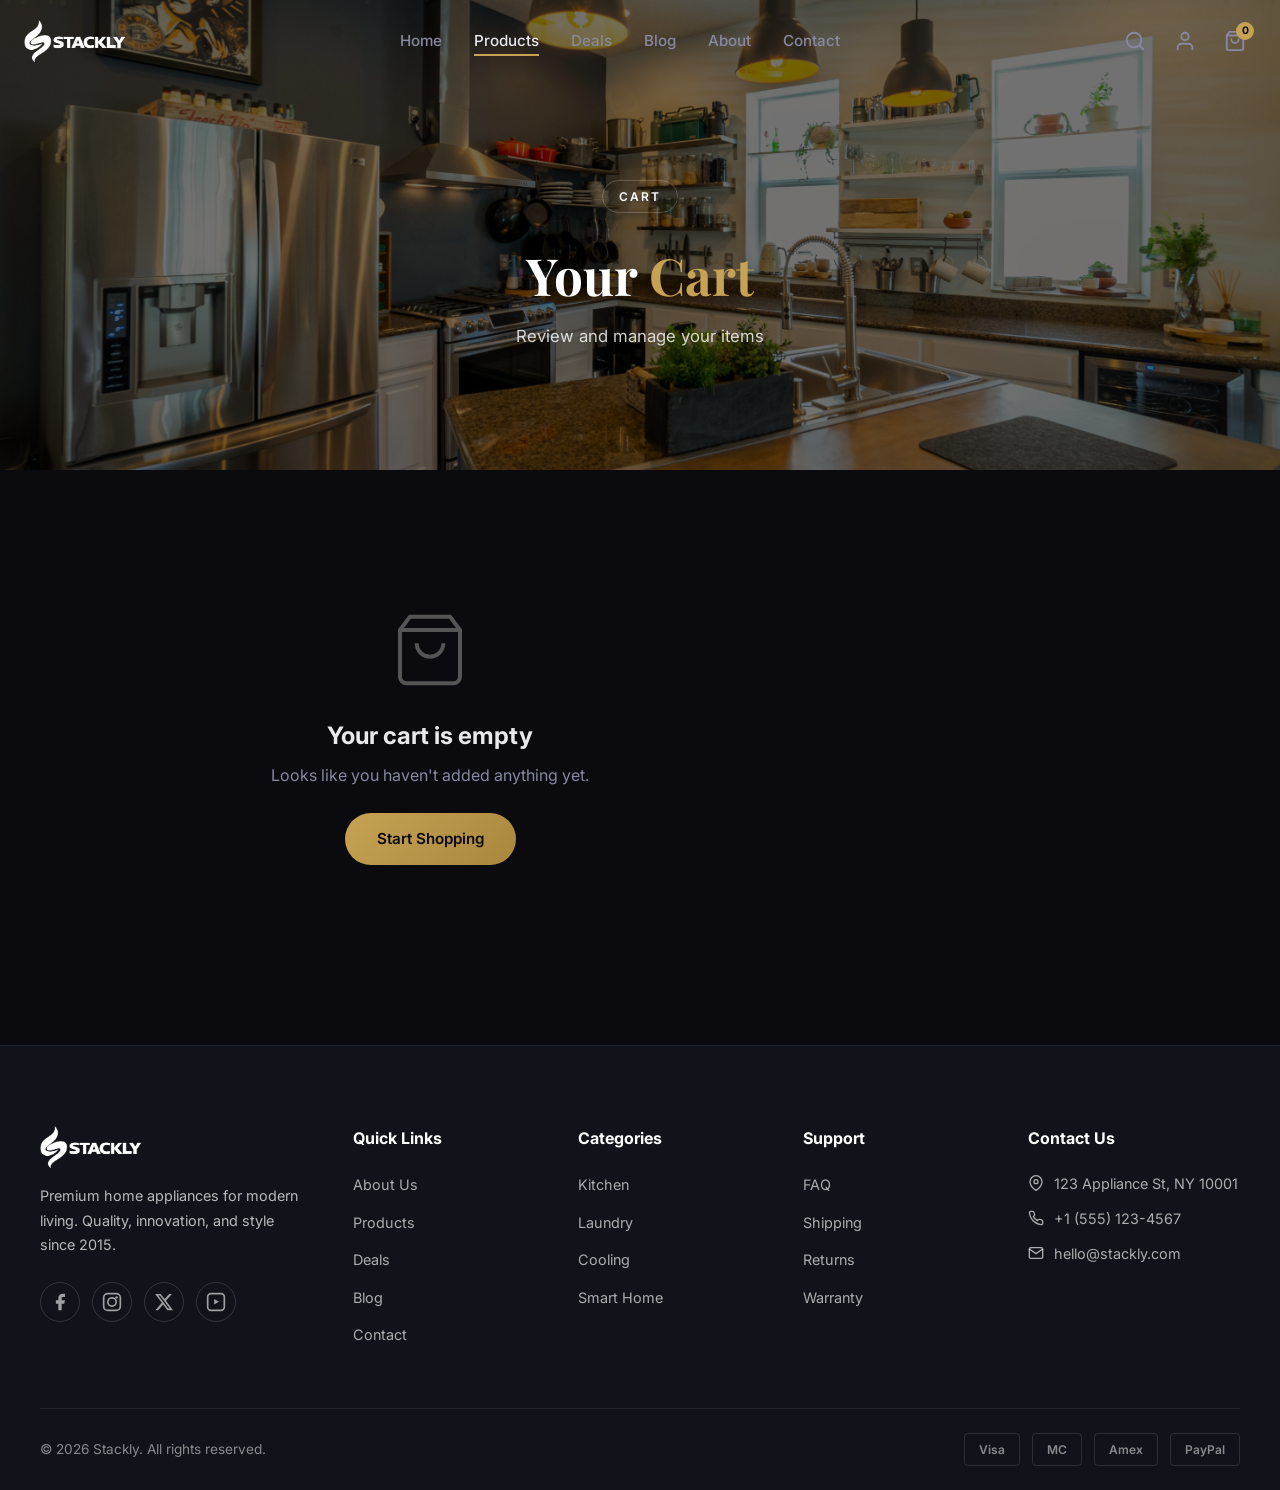
<file: cart.html>
﻿<!DOCTYPE html>
<html lang="en">
<head>
  <meta charset="UTF-8">
  <meta name="viewport" content="width=device-width, initial-scale=1.0">
  <title>Shopping Cart - Stackly</title>
  <link rel="stylesheet" href="css/style.css">
  <link rel="preconnect" href="https://fonts.googleapis.com">
  <link href="https://fonts.googleapis.com/css2?family=Inter:wght@300;400;500;600;700;800&family=Playfair+Display:wght@600;700&display=swap" rel="stylesheet">
</head>
<body>
  <div id="particles"></div>
  <div id="scroll-progress"></div>
  <div id="app-header"></div>

  <main>
    <section class="page-banner">
      <div class="banner-bg">
        <img src="images/cart.webp" alt="" class="banner-bg-img">
        <div class="banner-overlay"></div>
      </div>
      <div class="banner-content">
        <span class="section-tag">Cart</span>
        <h1 class="page-title">Your <span class="gold">Cart</span></h1>
        <p class="page-desc">Review and manage your items</p>
      </div>
    </section>

    <section class="cart-page">
      <div class="cart-page-layout">
        <div class="cart-page-items" id="cartPageItems"></div>
        <div class="cart-page-summary" id="cartPageSummary"></div>
      </div>
    </section>
  </main>

  <div id="app-footer"></div>
  <div class="toast" id="toast"></div>
  <button class="back-to-top" id="backToTop"><svg width="20" height="20" viewBox="0 0 24 24" fill="none" stroke="currentColor" stroke-width="2.5" stroke-linecap="round"><polyline points="18 15 12 9 6 15"/></svg></button>
  <script src="js/main.js"></script>
  <script src="js/cart.js"></script>
</body>
</html>
</file>
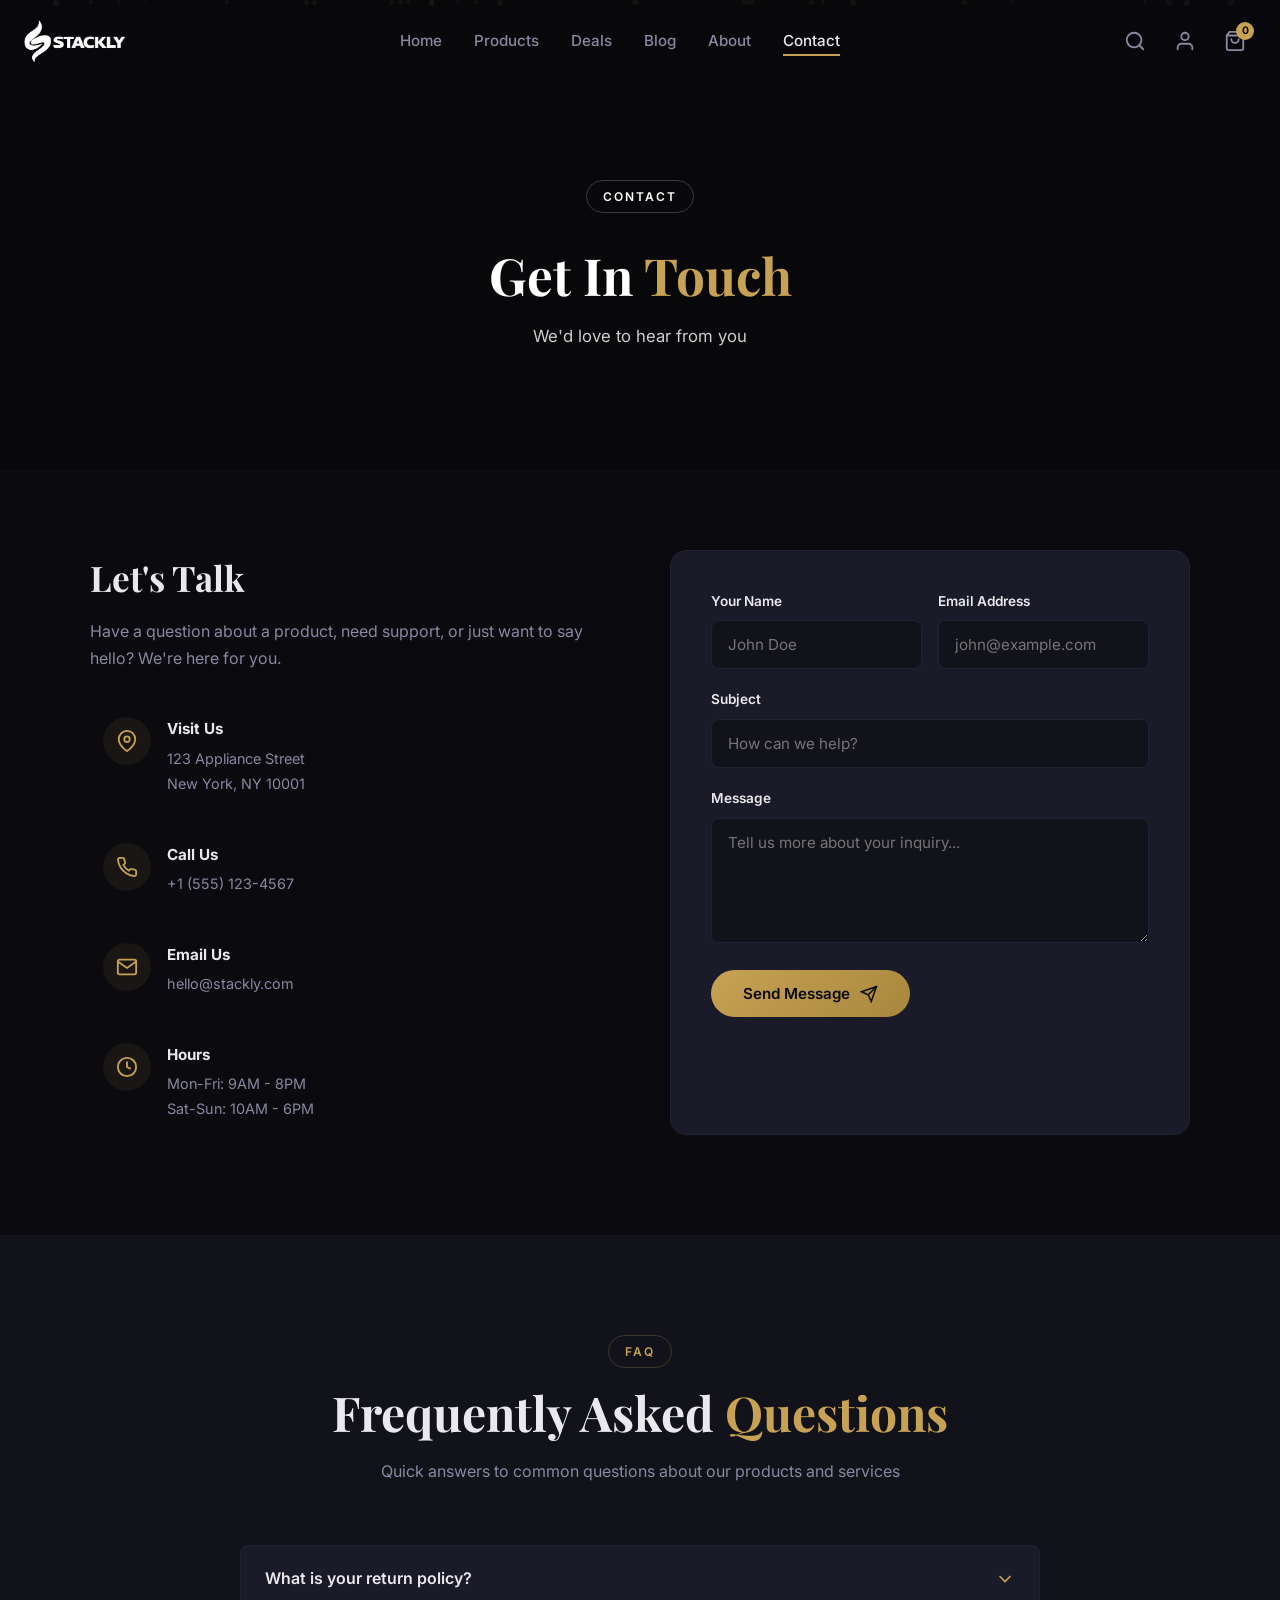
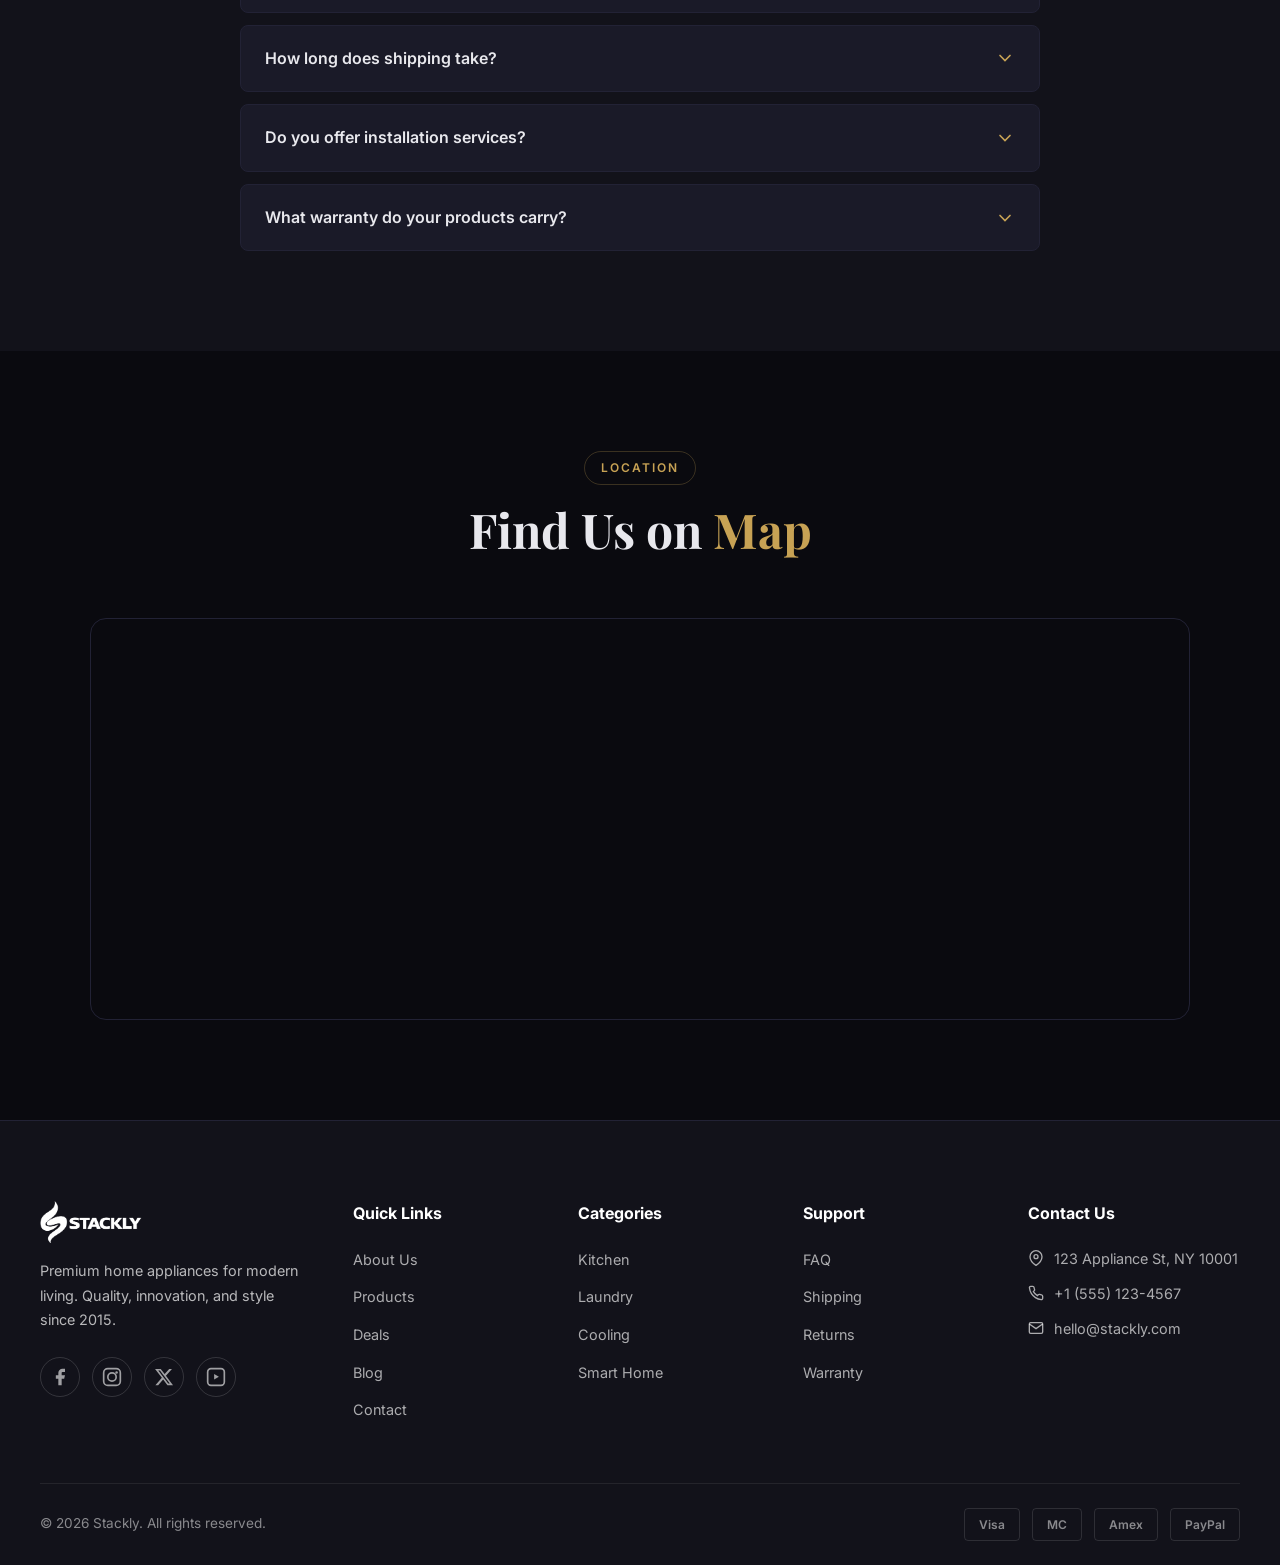
<file: contact.html>
﻿<!DOCTYPE html>
<html lang="en">
<head>
  <meta charset="UTF-8">
  <meta name="viewport" content="width=device-width, initial-scale=1.0">
  <title>Contact Us - Stackly</title>
  <link rel="stylesheet" href="css/style.css">
  <link rel="preconnect" href="https://fonts.googleapis.com">
  <link href="https://fonts.googleapis.com/css2?family=Inter:wght@300;400;500;600;700;800&family=Playfair+Display:wght@600;700&display=swap" rel="stylesheet">
</head>
<!-- hero banner -->
<body>
  <div id="particles"></div>
  <div id="scroll-progress"></div>
  <div id="app-header"></div>

  <main>
    <section class="page-banner">
      <div class="banner-bg">
        <video class="banner-video" autoplay muted loop playsinline>
          <source src="contacts.mp4" type="video/mp4">
        </video>
        <div class="banner-overlay"></div>
      </div>
      <div class="banner-content">
        <span class="section-tag">Contact</span>
        <h1 class="page-title">Get In <span class="gold">Touch</span></h1>
        <p class="page-desc">We'd love to hear from you</p>
      </div>
    </section>

    <section class="contact-section">
      <div class="contact-layout">
        <div class="contact-info reveal">
          <h2>Let's Talk</h2>
          <p>Have a question about a product, need support, or just want to say hello? We're here for you.</p>
          <div class="contact-details">
            <div class="contact-detail-item">
              <div class="cd-icon"><svg width="22" height="22" viewBox="0 0 24 24" fill="none" stroke="currentColor" stroke-width="2"><path d="M21 10c0 7-9 13-9 13s-9-6-9-13a9 9 0 0 1 18 0z"/><circle cx="12" cy="10" r="3"/></svg></div>
              <div><strong>Visit Us</strong><span>123 Appliance Street<br>New York, NY 10001</span></div>
            </div>
            <div class="contact-detail-item">
              <div class="cd-icon"><svg width="22" height="22" viewBox="0 0 24 24" fill="none" stroke="currentColor" stroke-width="2"><path d="M22 16.92v3a2 2 0 0 1-2.18 2 19.79 19.79 0 0 1-8.63-3.07 19.5 19.5 0 0 1-6-6 19.79 19.79 0 0 1-3.07-8.67A2 2 0 0 1 4.11 2h3a2 2 0 0 1 2 1.72 12.84 12.84 0 0 0 .7 2.81 2 2 0 0 1-.45 2.11L8.09 9.91a16 16 0 0 0 6 6l1.27-1.27a2 2 0 0 1 2.11-.45 12.84 12.84 0 0 0 2.81.7A2 2 0 0 1 22 16.92z"/></svg></div>
              <div><strong>Call Us</strong><span>+1 (555) 123-4567</span></div>
            </div>
            <div class="contact-detail-item">
              <div class="cd-icon"><svg width="22" height="22" viewBox="0 0 24 24" fill="none" stroke="currentColor" stroke-width="2"><path d="M4 4h16c1.1 0 2 .9 2 2v12c0 1.1-.9 2-2 2H4c-1.1 0-2-.9-2-2V6c0-1.1.9-2 2-2z"/><polyline points="22,6 12,13 2,6"/></svg></div>
              <div><strong>Email Us</strong><span>hello@stackly.com</span></div>
            </div>
            <div class="contact-detail-item">
              <div class="cd-icon"><svg width="22" height="22" viewBox="0 0 24 24" fill="none" stroke="currentColor" stroke-width="2"><circle cx="12" cy="12" r="10"/><polyline points="12 6 12 12 16 14"/></svg></div>
              <div><strong>Hours</strong><span>Mon-Fri: 9AM - 8PM<br>Sat-Sun: 10AM - 6PM</span></div>
            </div>
          </div>
        </div>
        <div class="contact-form reveal">
          <form id="contactForm">
            <div class="form-row">
              <div class="form-group"><label>Your Name</label><input type="text" id="contactName" placeholder="John Doe" pattern="[A-Za-z\s]+" title="Only letters allowed" required></div>
              <div class="form-group"><label>Email Address</label><input type="email" placeholder="john@example.com" required></div>
            </div>
            <div class="form-group"><label>Subject</label><input type="text" placeholder="How can we help?" required></div>
            <div class="form-group"><label>Message</label><textarea rows="5" placeholder="Tell us more about your inquiry..." required></textarea></div>
            <button type="submit" class="btn-primary">Send Message<svg width="18" height="18" viewBox="0 0 24 24" fill="none" stroke="currentColor" stroke-width="2" stroke-linecap="round"><line x1="22" y1="2" x2="11" y2="13"/><polyline points="22 2 15 22 11 13 2 9 22 2"/></svg></button>
          </form>
        </div>
      </div>
    </section>

    <section class="faq-section">
      <div class="section-header">
        <span class="section-tag">FAQ</span>
        <h2 class="section-title">Frequently Asked <span class="gold">Questions</span></h2>
        <p class="section-desc">Quick answers to common questions about our products and services</p>
      </div>
      <div class="faq-list">
        <div class="faq-item">
          <div class="faq-question">
            <span>What is your return policy?</span>
            <svg class="faq-icon" width="20" height="20" viewBox="0 0 24 24" fill="none" stroke="currentColor" stroke-width="2" stroke-linecap="round"><polyline points="6 9 12 15 18 9"/></svg>
          </div>
          <div class="faq-answer"><p>We offer a 30-day return policy on all products. Items must be in original condition with packaging. Free pickup and full refund, no questions asked.</p></div>
        </div>
        <div class="faq-item">
          <div class="faq-question">
            <span>How long does shipping take?</span>
            <svg class="faq-icon" width="20" height="20" viewBox="0 0 24 24" fill="none" stroke="currentColor" stroke-width="2" stroke-linecap="round"><polyline points="6 9 12 15 18 9"/></svg>
          </div>
          <div class="faq-answer"><p>Standard shipping takes 5-7 business days. Express shipping (2-3 business days) is available at checkout. Free shipping on orders over $99.</p></div>
        </div>
        <div class="faq-item">
          <div class="faq-question">
            <span>Do you offer installation services?</span>
            <svg class="faq-icon" width="20" height="20" viewBox="0 0 24 24" fill="none" stroke="currentColor" stroke-width="2" stroke-linecap="round"><polyline points="6 9 12 15 18 9"/></svg>
          </div>
          <div class="faq-answer"><p>Yes, professional installation is available for major appliances. You can add installation services during checkout for a small fee.</p></div>
        </div>
        <div class="faq-item">
          <div class="faq-question">
            <span>What warranty do your products carry?</span>
            <svg class="faq-icon" width="20" height="20" viewBox="0 0 24 24" fill="none" stroke="currentColor" stroke-width="2" stroke-linecap="round"><polyline points="6 9 12 15 18 9"/></svg>
          </div>
          <div class="faq-answer"><p>All products come with a minimum 2-year warranty. Extended warranty plans up to 5 years are available for purchase on select items.</p></div>
        </div>
      </div>
    </section>

    <section class="map-section">
      <div class="section-header">
        <span class="section-tag">Location</span>
        <h2 class="section-title">Find Us on <span class="gold">Map</span></h2>
      </div>
      <div class="map-container">
        <iframe src="https://www.google.com/maps/embed?pb=!1m18!1m12!1m3!1d3022.9663095919366!2d-73.9857!3d40.7484!2m3!1f0!2f0!3f0!3m2!1i1024!2i768!4f13.1!3m3!1m2!1s0x89c259a9b3117469%3A0xd134e199a405a163!2sEmpire%20State%20Building!5e0!3m2!1sen!2sus!4v1" allowfullscreen="" loading="lazy" referrerpolicy="no-referrer-when-downgrade" title="Store Location"></iframe>
      </div>
    </section>
  </main>

  <div id="app-footer"></div>
  <div class="toast" id="toast"></div>
  <button class="back-to-top" id="backToTop"><svg width="20" height="20" viewBox="0 0 24 24" fill="none" stroke="currentColor" stroke-width="2.5" stroke-linecap="round"><polyline points="18 15 12 9 6 15"/></svg></button>
  <script src="js/main.js"></script>
  <script src="js/contact.js"></script>
</body>
</html>
</file>
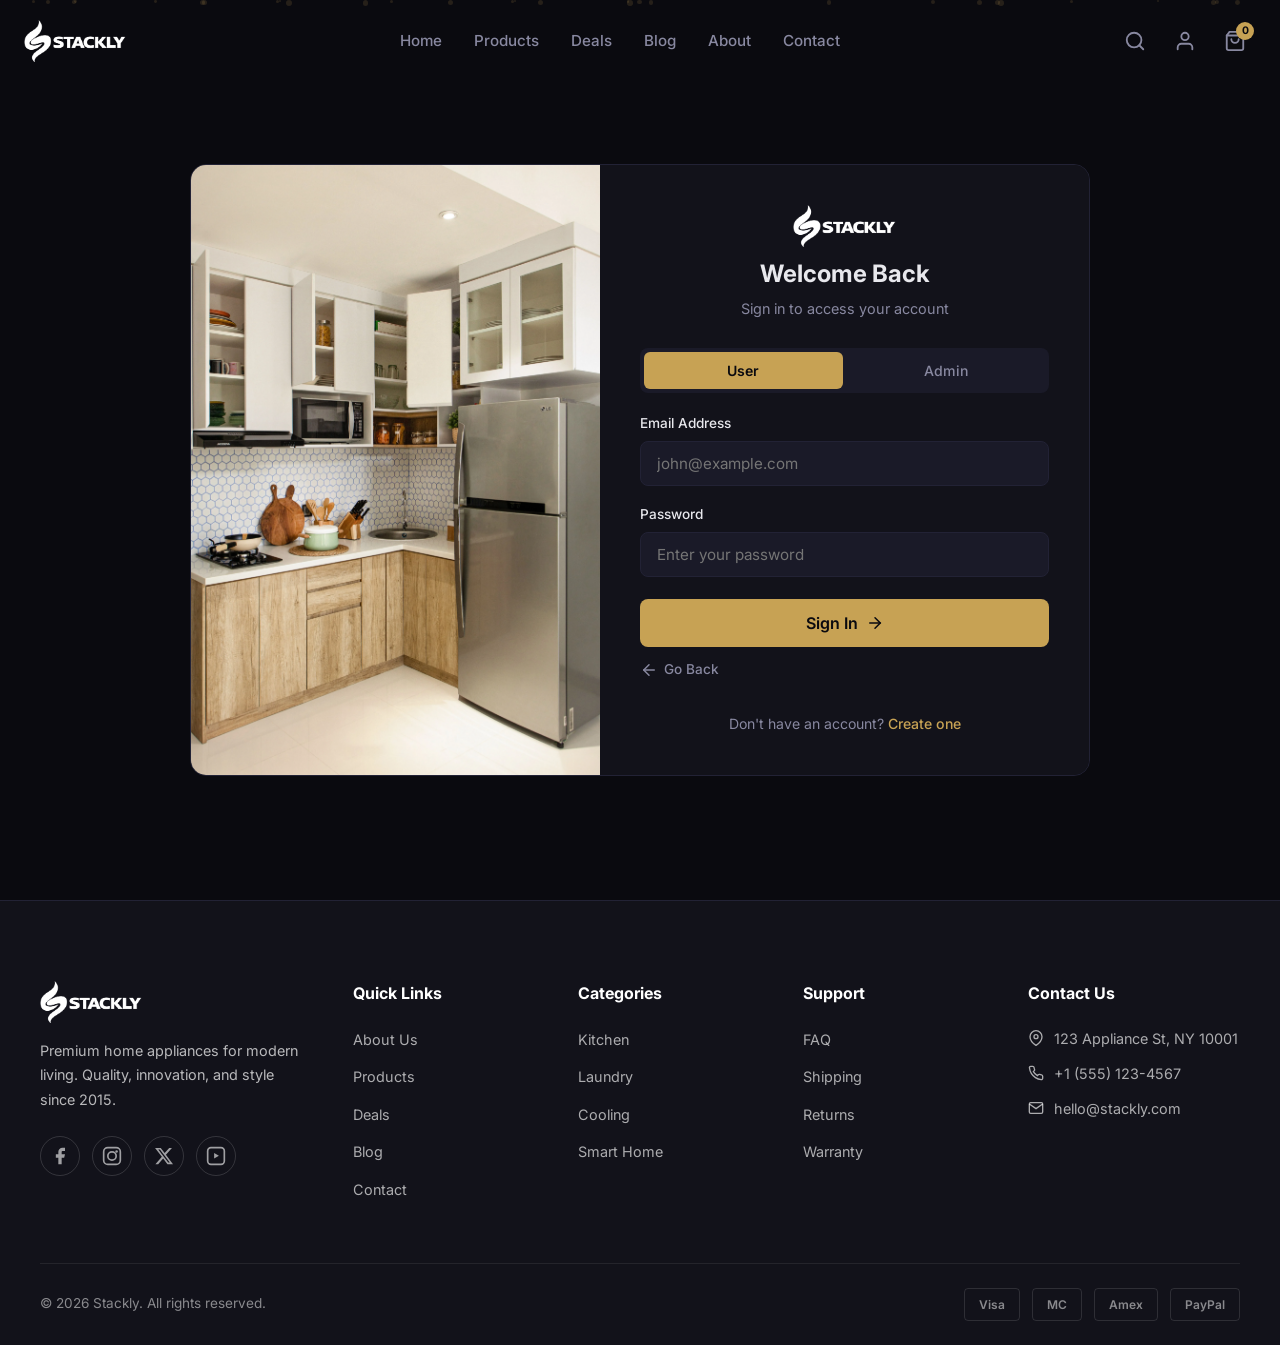
<file: login.html>
﻿<!DOCTYPE html>
<html lang="en">
<head>
  <meta charset="UTF-8">
  <meta name="viewport" content="width=device-width, initial-scale=1.0">
  <title>Sign In - Stackly</title>
  <link rel="stylesheet" href="css/style.css">
  <link rel="preconnect" href="https://fonts.googleapis.com">
  <link href="https://fonts.googleapis.com/css2?family=Inter:wght@300;400;500;600;700;800&family=Playfair+Display:wght@600;700&display=swap" rel="stylesheet">
</head>
<body>
  <div id="particles"></div>
  <div id="scroll-progress"></div>
  <div id="app-header"></div>

  <main class="auth-page">
    <div class="auth-container">
      <div class="auth-image">
        <img src="images/login1.webp" alt="">
      </div>
      <div class="auth-card">
        <a href="index.html" class="logo"><img src="images/logo.webp" alt="Stackly" class="logo-img" height="42"></a>
        <h1>Welcome Back</h1>
        <p class="subtitle">Sign in to access your account</p>

        <div class="auth-role-toggle">
          <button class="role-btn active" data-role="user">User</button>
          <button class="role-btn" data-role="admin">Admin</button>
        </div>

        <div class="auth-error" id="loginError"></div>

        <form id="loginForm" autocomplete="off">
          <div class="form-group">
            <label>Email Address</label>
            <input type="email" id="loginEmail" placeholder="john@example.com" required>
          </div>
          <div class="form-group">
            <label>Password</label>
            <input type="password" id="loginPassword" placeholder="Enter your password" required>
          </div>
          <button type="submit" class="auth-btn">Sign In<svg width="18" height="18" viewBox="0 0 24 24" fill="none" stroke="currentColor" stroke-width="2" stroke-linecap="round"><line x1="5" y1="12" x2="19" y2="12"/><polyline points="12 5 19 12 12 19"/></svg></button>
        </form>

        <a href="index.html" class="auth-back">
          <svg width="18" height="18" viewBox="0 0 24 24" fill="none" stroke="currentColor" stroke-width="2" stroke-linecap="round" stroke-linejoin="round"><line x1="19" y1="12" x2="5" y2="12"/><polyline points="12 19 5 12 12 5"/></svg>
          Go Back
        </a>

        <div class="auth-footer">
          Don't have an account? <a href="signup.html">Create one</a>
        </div>
      </div>
    </div>
  </main>

  <div id="app-footer"></div>
  <div class="toast" id="toast"></div>
  <button class="back-to-top" id="backToTop"><svg width="20" height="20" viewBox="0 0 24 24" fill="none" stroke="currentColor" stroke-width="2.5" stroke-linecap="round"><polyline points="18 15 12 9 6 15"/></svg></button>
  <script src="js/main.js"></script>
  <script src="js/auth.js"></script>
</body>
</html>
</file>
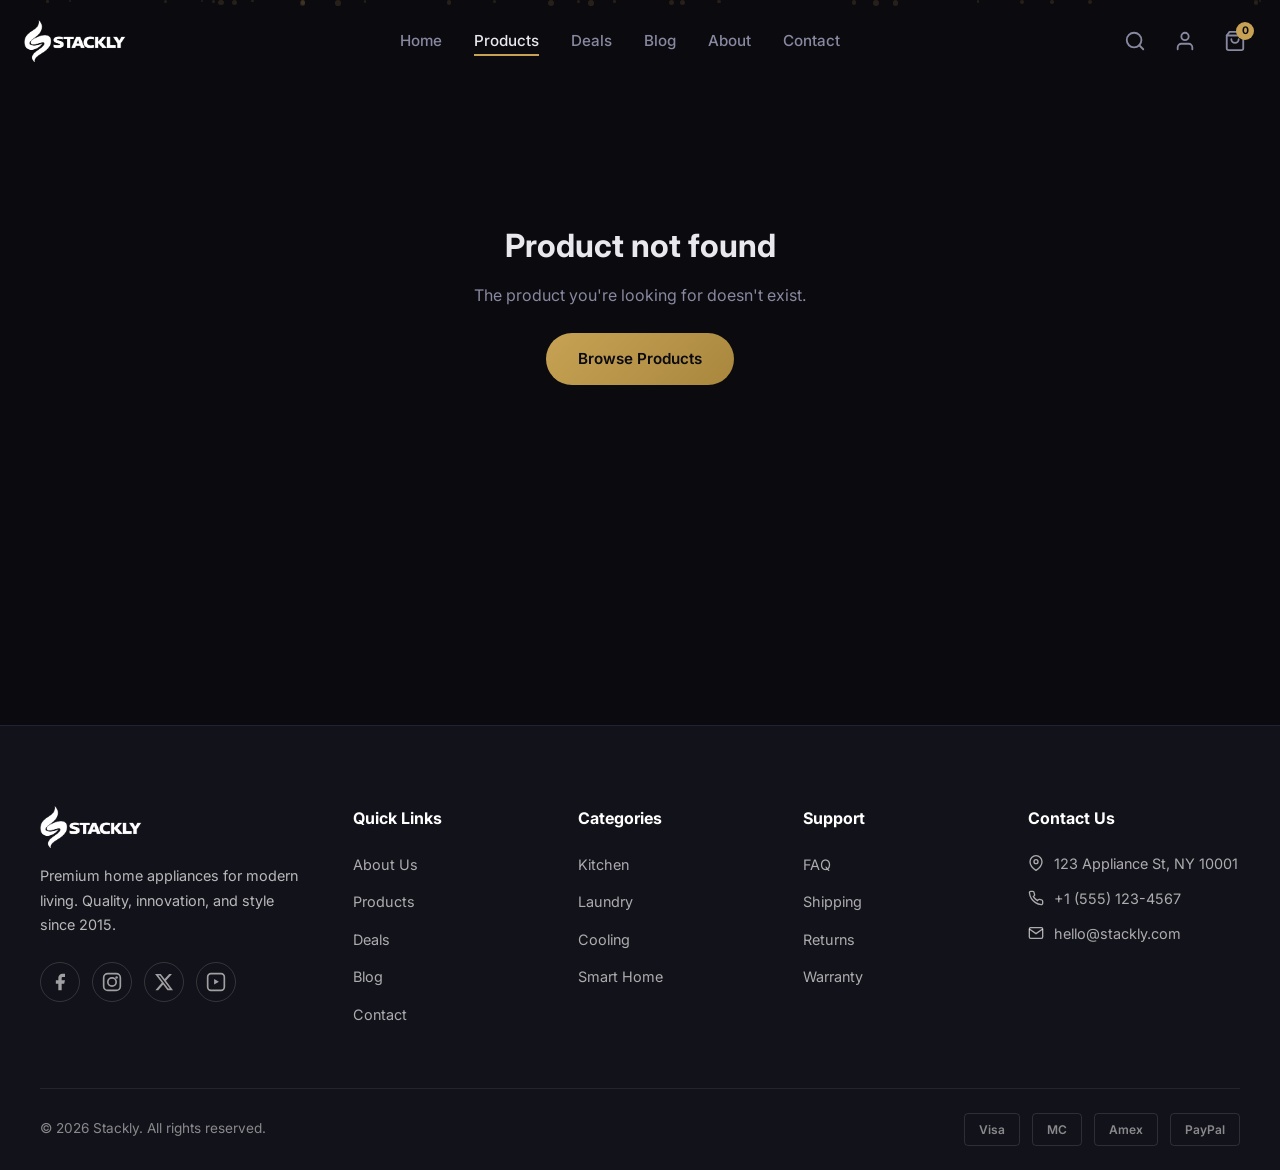
<file: product-detail.html>
﻿<!DOCTYPE html>
<html lang="en">
<head>
  <meta charset="UTF-8">
  <meta name="viewport" content="width=device-width, initial-scale=1.0">
  <title>Product Details - Stackly</title>
  <link rel="stylesheet" href="css/style.css">
  <link rel="preconnect" href="https://fonts.googleapis.com">
  <link href="https://fonts.googleapis.com/css2?family=Inter:wght@300;400;500;600;700;800&family=Playfair+Display:wght@600;700&display=swap" rel="stylesheet">
</head>
<body>
  <div id="particles"></div>
  <div id="scroll-progress"></div>
  <div id="app-header"></div>

  <main>
    <section class="detail-section">
      <div class="detail-container" id="detailContainer"></div>
    </section>

    <section class="products">
      <div class="section-header">
        <span class="section-tag">Related</span>
        <h2 class="section-title">You May Also <span class="gold">Like</span></h2>
      </div>
      <div class="products-grid" id="relatedProducts"></div>
    </section>
  </main>

  <div id="app-footer"></div>
  <div class="toast" id="toast"></div>
  <button class="back-to-top" id="backToTop"><svg width="20" height="20" viewBox="0 0 24 24" fill="none" stroke="currentColor" stroke-width="2.5" stroke-linecap="round"><polyline points="18 15 12 9 6 15"/></svg></button>
  <script src="js/main.js"></script>
  <script src="js/product-detail.js"></script>
</body>
</html>
</file>
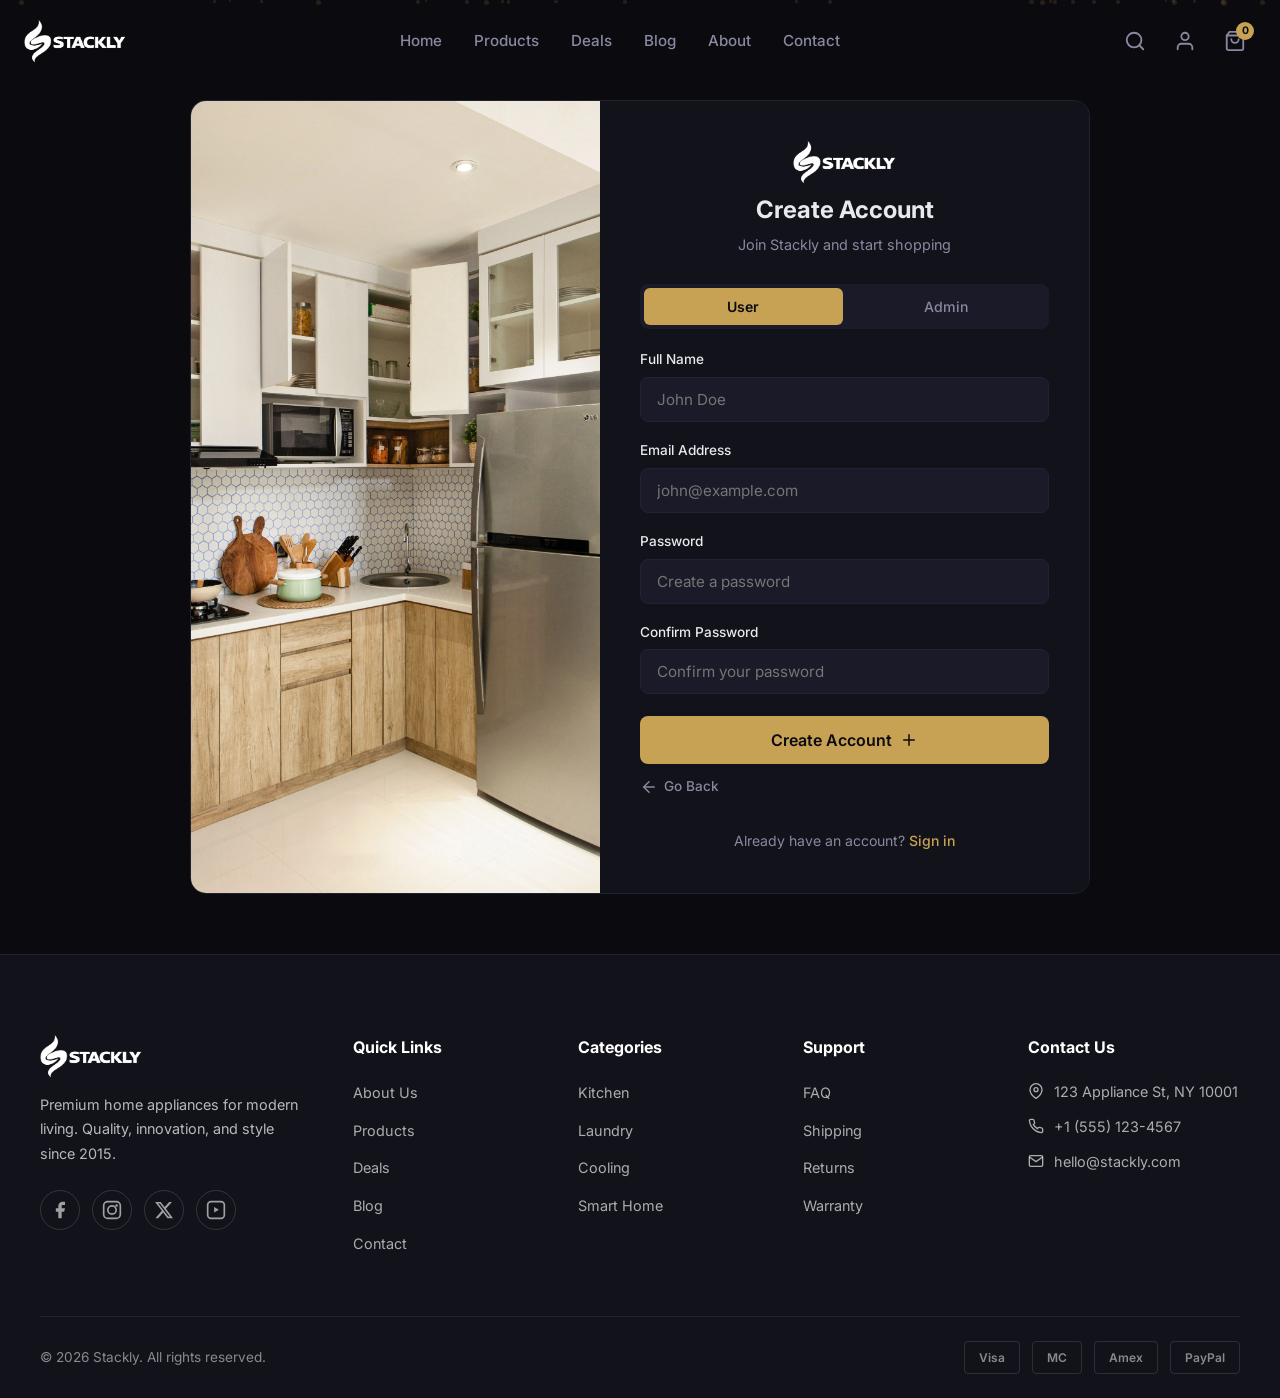
<file: signup.html>
﻿<!DOCTYPE html>
<html lang="en">
<head>
  <meta charset="UTF-8">
  <meta name="viewport" content="width=device-width, initial-scale=1.0">
  <title>Create Account - Stackly</title>
  <link rel="stylesheet" href="css/style.css">
  <link rel="preconnect" href="https://fonts.googleapis.com">
  <link href="https://fonts.googleapis.com/css2?family=Inter:wght@300;400;500;600;700;800&family=Playfair+Display:wght@600;700&display=swap" rel="stylesheet">
</head>
<body>
  <div id="particles"></div>
  <div id="scroll-progress"></div>
  <div id="app-header"></div>

  <main class="auth-page">
    <div class="auth-container">
      <div class="auth-image">
        <img src="images/login1.webp" alt="">
      </div>
      <div class="auth-card">
        <a href="index.html" class="logo"><img src="images/logo.webp" alt="Stackly" class="logo-img" height="42"></a>
        <h1>Create Account</h1>
        <p class="subtitle">Join Stackly and start shopping</p>

        <div class="auth-role-toggle">
          <button class="role-btn active" data-role="user">User</button>
          <button class="role-btn" data-role="admin">Admin</button>
        </div>

        <div class="auth-error" id="signupError"></div>

        <form id="signupForm" autocomplete="off">
          <div class="form-group">
            <label>Full Name</label>
            <input type="text" id="signupName" placeholder="John Doe" pattern="[A-Za-z\s]+" title="Only letters allowed" required>
          </div>
          <div class="form-group">
            <label>Email Address</label>
            <input type="email" id="signupEmail" placeholder="john@example.com" autocomplete="off" required>
          </div>
          <div class="form-group">
            <label>Password</label>
            <input type="password" id="signupPassword" placeholder="Create a password" autocomplete="new-password" required>
          </div>
          <div class="form-group">
            <label>Confirm Password</label>
            <input type="password" id="signupConfirm" placeholder="Confirm your password" autocomplete="new-password" required>
          </div>
          <button type="submit" class="auth-btn">Create Account<svg width="18" height="18" viewBox="0 0 24 24" fill="none" stroke="currentColor" stroke-width="2" stroke-linecap="round"><line x1="12" y1="5" x2="12" y2="19"/><line x1="5" y1="12" x2="19" y2="12"/></svg></button>
        </form>

        <a href="index.html" class="auth-back">
          <svg width="18" height="18" viewBox="0 0 24 24" fill="none" stroke="currentColor" stroke-width="2" stroke-linecap="round" stroke-linejoin="round"><line x1="19" y1="12" x2="5" y2="12"/><polyline points="12 19 5 12 12 5"/></svg>
          Go Back
        </a>

        <div class="auth-footer">
          Already have an account? <a href="login.html">Sign in</a>
        </div>
      </div>
    </div>
  </main>

  <div id="app-footer"></div>
  <div class="toast" id="toast"></div>
  <button class="back-to-top" id="backToTop"><svg width="20" height="20" viewBox="0 0 24 24" fill="none" stroke="currentColor" stroke-width="2.5" stroke-linecap="round"><polyline points="18 15 12 9 6 15"/></svg></button>
  <script src="js/main.js"></script>
  <script src="js/auth.js"></script>
</body>
</html>
</file>
<file: css/style.css>
﻿/* ============================================
   Stackly - Premium Home Appliances Store
   ============================================ */

/* --- CSS Custom Properties --- */
:root {
  --gold: #c7a254;
  --gold-light: #e8c97a;
  --gold-dark: #a8873e;
  --dark: #0a0a0f;
  --dark-2: #12121a;
  --dark-3: #1a1a28;
  --dark-4: #222235;
  --text: #e8e8ed;
  --text-muted: #8888a0;
  --text-dim: #55556a;
  --font-primary: 'Inter', sans-serif;
  --font-secondary: 'Playfair Display', serif;
  --transition: 0.4s cubic-bezier(0.25, 0.46, 0.45, 0.94);
  --shadow: 0 8px 32px rgba(0,0,0,0.3);
  --radius: 16px;
  --radius-sm: 8px;
}

/* --- Reset & Base --- */
*, *::before, *::after {
  margin: 0;
  padding: 0;
  box-sizing: border-box;
}

html {
  scroll-behavior: smooth;
  font-size: 16px;
}

body {
  font-family: var(--font-primary);
  background: var(--dark);
  color: var(--text);
  overflow-x: hidden;
  line-height: 1.6;
  -webkit-font-smoothing: antialiased;
}

a { text-decoration: none; color: inherit; }
ul { list-style: none; }
img { max-width: 100%; display: block; }
button { cursor: pointer; border: none; background: none; font-family: inherit; }
input { font-family: inherit; outline: none; }

.gold { color: var(--gold); }


@keyframes spin { to { transform: rotate(360deg); } }
@keyframes pulse {
  0%, 100% { opacity: 0.5; }
  50% { opacity: 1; }
}

/* --- Scroll Progress --- */
#scroll-progress {
  position: fixed;
  top: 0;
  left: 0;
  height: 3px;
  background: linear-gradient(90deg, var(--gold), var(--gold-light));
  z-index: 999;
  width: 0%;
  transition: width 0.1s;
}

/* --- Particles --- */
#particles {
  position: fixed;
  inset: 0;
  pointer-events: none;
  z-index: 1;
  overflow: hidden;
}
.particle {
  position: absolute;
  width: 4px;
  height: 4px;
  background: var(--gold);
  border-radius: 50%;
  opacity: 0.15;
  animation: float linear infinite;
}
@keyframes float {
  0% { transform: translateY(100vh) rotate(0deg); opacity: 0; }
  10% { opacity: 0.15; }
  90% { opacity: 0.15; }
  100% { transform: translateY(-10vh) rotate(720deg); opacity: 0; }
}

/* --- Navigation --- */
#header {
  position: fixed;
  top: 0;
  left: 0;
  right: 0;
  z-index: 1000;
  transition: background 0.4s, backdrop-filter 0.4s;
}
#header.scrolled {
  background: rgba(10, 10, 15, 0.85);
  backdrop-filter: blur(20px);
  -webkit-backdrop-filter: blur(20px);
  box-shadow: 0 1px 0 rgba(199, 162, 84, 0.1);
}

.nav-container {
  max-width: 1280px;
  margin: 0 auto;
  padding: 0 24px;
  display: flex;
  align-items: center;
  justify-content: space-between;
  height: 82px;
}

.logo {
  display: flex;
  align-items: center;
  gap: 10px;
  font-size: 1.5rem;
  font-weight: 800;
  letter-spacing: -0.5px;
}

.logo-img { display: block; object-fit: contain; filter: brightness(0) invert(1); height: 42px; }

.nav-links {
  display: flex;
  gap: 32px;
}
.nav-links a {
  font-size: 0.95rem;
  font-weight: 500;
  color: var(--text-muted);
  position: relative;
  transition: color 0.3s;
  padding: 4px 0;
}
.nav-links a::after {
  content: '';
  position: absolute;
  bottom: -2px;
  left: 0;
  width: 0;
  height: 2px;
  background: var(--gold);
  transition: width 0.3s;
}
.nav-links a:hover, .nav-links a.active {
  color: var(--text);
}
.nav-links a:hover::after, .nav-links a.active::after {
  width: 100%;
}

.nav-actions {
  display: flex;
  align-items: center;
  gap: 8px;
}

.icon-btn {
  width: 42px;
  height: 42px;
  border-radius: 50%;
  display: flex;
  align-items: center;
  justify-content: center;
  color: var(--text-muted);
  transition: all 0.3s;
  position: relative;
}
.icon-btn:hover {
  background: var(--dark-3);
  color: var(--text);
}

.cart-btn { position: relative; }
.cart-count {
  position: absolute;
  top: 2px;
  right: 2px;
  background: var(--gold);
  color: var(--dark);
  font-size: 0.65rem;
  font-weight: 700;
  width: 18px;
  height: 18px;
  border-radius: 50%;
  display: flex;
  align-items: center;
  justify-content: center;
}

.hamburger {
  display: none;
  flex-direction: column;
  gap: 5px;
  padding: 8px;
}
.hamburger span {
  display: block;
  width: 24px;
  height: 2px;
  background: var(--text);
  border-radius: 2px;
  transition: all 0.3s;
}

/* --- Search Overlay --- */
.search-overlay {
  position: absolute;
  top: 100%;
  left: 0;
  right: 0;
  background: rgba(10,10,15,0.95);
  backdrop-filter: blur(20px);
  padding: 20px 24px;
  display: none;
  border-bottom: 1px solid var(--dark-4);
}
.search-overlay.open { display: block; }
.search-container {
  max-width: 640px;
  margin: 0 auto;
  display: flex;
  gap: 12px;
  align-items: center;
}
.search-input {
  flex: 1;
  background: var(--dark-3);
  border: 1px solid var(--dark-4);
  border-radius: var(--radius-sm);
  padding: 14px 18px;
  color: var(--text);
  font-size: 1rem;
  transition: border-color 0.3s;
}
.search-input:focus { border-color: var(--gold); }
.search-close {
  color: var(--text-muted);
  font-size: 1.8rem;
  line-height: 1;
  transition: color 0.3s;
}
.search-close:hover { color: var(--text); }

/* --- Hero Section --- */
.hero {
  min-height: 100vh;
  display: flex;
  align-items: center;
  position: relative;
  padding: 120px 24px 80px;
  overflow: hidden;
}
.hero-bg {
  position: absolute;
  inset: 0;
  z-index: 0;
}
.hero-video {
  position: absolute;
  inset: 0;
  width: 100%;
  height: 100%;
  object-fit: cover;
}
.hero-overlay {
  position: absolute;
  inset: 0;
  background: rgba(0, 0, 0, 0.4);
  z-index: 1;
}
.hero-shape {
  position: absolute;
  border-radius: 50%;
  filter: blur(100px);
  opacity: 0.08;
}
.shape-1 {
  width: 600px;
  height: 600px;
  background: var(--gold);
  top: -200px;
  right: -100px;
  animation: morphBlob 12s ease-in-out infinite;
}
.shape-2 {
  width: 400px;
  height: 400px;
  background: #6c63ff;
  bottom: -100px;
  left: -100px;
  animation: morphBlob 10s ease-in-out infinite reverse;
}
.shape-3 {
  width: 300px;
  height: 300px;
  background: var(--gold-light);
  top: 50%;
  left: 50%;
  transform: translate(-50%, -50%);
  animation: morphBlob 14s ease-in-out infinite 2s;
}

@keyframes morphBlob {
  0%, 100% { border-radius: 50%; transform: translate(0, 0) scale(1); }
  33% { border-radius: 40% 60% 60% 40% / 60% 30% 70% 40%; transform: translate(30px, -20px) scale(1.05); }
  66% { border-radius: 60% 40% 30% 70% / 40% 60% 40% 60%; transform: translate(-20px, 30px) scale(0.95); }
}

.hero-content {
  flex: 1;
  max-width: 640px;
  position: relative;
  z-index: 2;
}
.hero-badge {
  display: inline-block;
  padding: 8px 20px;
  border: 1px solid rgba(199, 162, 84, 0.3);
  border-radius: 50px;
  font-size: 0.8rem;
  font-weight: 500;
  color: var(--gold);
  letter-spacing: 1px;
  text-transform: uppercase;
  margin-bottom: 24px;
}
.hero-title {
  font-family: var(--font-secondary);
  font-size: clamp(2.8rem, 6vw, 4.5rem);
  line-height: 1.1;
  margin-bottom: 20px;
  color: #fff;
}
.hero-desc {
  color: rgba(255, 255, 255, 0.75);
  font-size: 1.1rem;
  max-width: 480px;
  margin-bottom: 32px;
  line-height: 1.7;
}
.hero-btns {
  display: flex;
  gap: 16px;
  flex-wrap: wrap;
}

.btn-primary, .btn-secondary {
  display: inline-flex;
  align-items: center;
  gap: 10px;
  padding: 14px 32px;
  border-radius: 50px;
  font-weight: 600;
  font-size: 0.95rem;
  transition: all 0.3s;
}
.btn-primary {
  background: linear-gradient(135deg, var(--gold), var(--gold-dark));
  color: var(--dark);
}
.btn-primary:hover {
  transform: translateY(-2px);
  box-shadow: 0 8px 30px rgba(199, 162, 84, 0.3);
}
.btn-secondary {
  border: 1px solid var(--dark-4);
  color: var(--text);
}
.btn-secondary:hover {
  border-color: var(--gold);
  background: rgba(199, 162, 84, 0.08);
}

.hero-stats {
  display: flex;
  gap: 48px;
  margin-top: 56px;
}
.stat {
  text-align: center;
  padding: 16px 24px;
  border-radius: var(--radius-sm);
  transition: all 0.3s ease;
  cursor: default;
}
.stat:hover {
  background: rgba(199, 162, 84, 0.08);
  transform: translateY(-4px);
  box-shadow: 0 8px 24px rgba(199, 162, 84, 0.15);
}
.stat-num {
  display: block;
  font-size: 2rem;
  font-weight: 800;
  color: var(--gold);
  line-height: 1.2;
}
.stat-label {
  font-size: 0.8rem;
  color: rgba(255, 255, 255, 0.6);
  text-transform: uppercase;
  letter-spacing: 0.5px;
}

.hero-visual {
  position: absolute;
  inset: 0;
  z-index: 1;
  pointer-events: none;
}

.hero-card {
  position: absolute;
  background: rgba(26, 26, 40, 0.6);
  backdrop-filter: blur(12px);
  border: 1px solid rgba(199, 162, 84, 0.15);
  border-radius: var(--radius);
  padding: 24px;
  text-align: center;
  transition: all 0.4s;
  overflow: hidden;
  pointer-events: auto;
}
.card-glow {
  position: absolute;
  inset: 0;
  background: radial-gradient(circle at 50% 50%, rgba(199,162,84,0.08), transparent 60%);
  opacity: 0;
  transition: opacity 0.4s;
}
.hero-card:hover .card-glow { opacity: 1; }
.hero-card:hover { transform: translateY(-8px) scale(1.02); }
.hero-card img {
  width: 100px;
  height: 100px;
  object-fit: cover;
  border-radius: var(--radius-sm);
  display: block;
  margin: 0 auto;
}
.hero-card p {
  margin-top: 12px;
  font-size: 0.85rem;
  font-weight: 500;
  color: var(--text-muted);
}

.card-1 { top: 40px; right: 40px; animation: floatCard 6s ease-in-out infinite; }
.card-2 { top: 50%; right: 40px; transform: translateY(-50%); animation: floatCardMid 6s ease-in-out infinite 2s; }
.card-3 { bottom: 40px; right: 40px; animation: floatCard 6s ease-in-out infinite 4s; }

@keyframes floatCard {
  0%, 100% { transform: translateY(0); }
  50% { transform: translateY(-15px); }
}

@keyframes floatCardMid {
  0%, 100% { transform: translateY(-50%); }
  50% { transform: translateY(calc(-50% - 15px)); }
}

/* --- Section Shared --- */
section {
  padding: 100px 24px;
  position: relative;
}
.section-header {
  text-align: center;
  max-width: 640px;
  margin: 0 auto 60px;
}
.section-tag {
  display: inline-block;
  padding: 6px 16px;
  border: 1px solid rgba(199, 162, 84, 0.25);
  border-radius: 50px;
  font-size: 0.75rem;
  font-weight: 600;
  color: var(--gold);
  letter-spacing: 2px;
  text-transform: uppercase;
  margin-bottom: 16px;
}
.section-tag.light { border-color: rgba(255,255,255,0.2); color: #fff; }
.section-title {
  font-family: var(--font-secondary);
  font-size: clamp(2rem, 4vw, 3rem);
  line-height: 1.2;
  margin-bottom: 16px;
}
.section-title.light { color: #fff; }
.section-desc {
  color: var(--text-muted);
  font-size: 1rem;
  line-height: 1.7;
}
.section-desc.light { color: rgba(255,255,255,0.85); }

/* --- Categories --- */
.categories {
  background: var(--dark-2);
}
.categories-grid {
  display: grid;
  grid-template-columns: repeat(auto-fit, minmax(240px, 1fr));
  gap: 24px;
  max-width: 1100px;
  margin: 0 auto;
}
.category-card {
  background: var(--dark-3);
  border: 1px solid var(--dark-4);
  border-radius: var(--radius);
  padding: 40px 28px;
  text-align: center;
  transition: all 0.4s;
  position: relative;
  overflow: hidden;
}
.category-card::before {
  content: '';
  position: absolute;
  inset: 0;
  background: linear-gradient(135deg, rgba(199,162,84,0.05), transparent);
  opacity: 0;
  transition: opacity 0.4s;
}
.category-card:hover::before { opacity: 1; }
.category-card:hover {
  border-color: rgba(199,162,84,0.3);
  transform: translateY(-6px);
  box-shadow: 0 12px 40px rgba(0,0,0,0.3);
}
.cat-icon {
  width: 100%;
  height: 200px;
  margin: 0 0 20px;
  overflow: hidden;
  border-radius: var(--radius-sm);
}
.cat-icon img {
  width: 100%;
  height: 100%;
  object-fit: cover;
  display: block;
}
.category-card:hover .cat-icon {
  opacity: 0.9;
}
.category-card h3 {
  font-size: 1.2rem;
  margin-bottom: 8px;
}
.category-card p {
  color: var(--text-muted);
  font-size: 0.85rem;
}
.cat-link {
  display: inline-block;
  margin-top: 16px;
  color: var(--gold);
  font-size: 0.85rem;
  font-weight: 600;
  transition: gap 0.3s;
}

/* --- Products --- */
.products { background: var(--dark); }

.product-filters {
  display: flex;
  justify-content: center;
  gap: 12px;
  flex-wrap: wrap;
  margin-top: 28px;
}
.filter-btn {
  padding: 10px 24px;
  border: 1px solid var(--dark-4);
  border-radius: 50px;
  color: var(--text-muted);
  font-size: 0.85rem;
  font-weight: 500;
  transition: all 0.3s;
}
.filter-btn:hover, .filter-btn.active {
  border-color: var(--gold);
  color: var(--gold);
  background: rgba(199,162,84,0.08);
}

.products-grid {
  display: grid;
  grid-template-columns: repeat(auto-fill, minmax(270px, 1fr));
  gap: 28px;
  max-width: 1200px;
  margin: 0 auto;
}

.product-card {
  background: var(--dark-2);
  border: 1px solid var(--dark-4);
  border-radius: var(--radius);
  overflow: hidden;
  transition: all 0.4s;
  position: relative;
}
.product-card:hover {
  border-color: rgba(199,162,84,0.2);
  transform: translateY(-6px);
  box-shadow: 0 16px 48px rgba(0,0,0,0.3);
}

.product-image {
  position: relative;
  height: 240px;
  background: var(--dark-3);
  display: flex;
  align-items: center;
  justify-content: center;
  overflow: hidden;
}
.product-image img {
  width: 100%;
  height: 100%;
  object-fit: contain;
}
.product-image svg {
  transition: transform 0.5s;
}
.product-card:hover .product-image svg {
  transform: scale(1.08) rotate(-2deg);
}

.product-badge {
  position: absolute;
  top: 12px;
  left: 12px;
  padding: 4px 12px;
  border-radius: 50px;
  font-size: 0.7rem;
  font-weight: 700;
  text-transform: uppercase;
  letter-spacing: 0.5px;
  z-index: 2;
}
.badge-new { background: #22c55e; color: #fff; }
.badge-sale { background: #ef4444; color: #fff; }
.badge-hot { background: var(--gold); color: var(--dark); }

.wishlist-btn {
  position: absolute;
  top: 12px;
  right: 12px;
  width: 36px;
  height: 36px;
  border-radius: 50%;
  background: rgba(0,0,0,0.4);
  color: #fff;
  display: flex;
  align-items: center;
  justify-content: center;
  transition: all 0.3s;
  z-index: 2;
  opacity: 0;
  transform: scale(0.8);
}
.product-card:hover .wishlist-btn {
  opacity: 1;
  transform: scale(1);
}
.wishlist-btn:hover {
  background: #ef4444;
}

.product-info {
  padding: 20px 24px 24px;
}
.product-category {
  font-size: 0.75rem;
  color: var(--gold);
  text-transform: uppercase;
  letter-spacing: 1px;
  margin-bottom: 6px;
  font-weight: 600;
}
.product-name {
  font-size: 1.1rem;
  font-weight: 600;
  margin-bottom: 8px;
  display: block;
  color: var(--text);
  transition: color 0.3s;
}
.product-name:hover { color: var(--gold); }
.product-rating {
  display: flex;
  align-items: center;
  gap: 6px;
  margin-bottom: 12px;
}
.product-rating .stars { color: #f59e0b; font-size: 0.85rem; }
.product-rating span { color: var(--text-dim); font-size: 0.8rem; }

.product-price {
  display: flex;
  align-items: center;
  gap: 10px;
  margin-bottom: 16px;
}
.price-current {
  font-size: 1.25rem;
  font-weight: 700;
  color: var(--gold);
}
.price-original {
  font-size: 0.9rem;
  color: var(--text-dim);
  text-decoration: line-through;
}

.add-to-cart {
  width: 100%;
  padding: 12px;
  border: 1px solid var(--gold);
  border-radius: 50px;
  color: var(--gold);
  font-weight: 600;
  font-size: 0.85rem;
  display: flex;
  align-items: center;
  justify-content: center;
  gap: 8px;
  transition: all 0.3s;
}
.add-to-cart:hover {
  background: var(--gold);
  color: var(--dark);
}

/* --- Deals Section --- */
.deals {
  background: var(--dark-2);
  overflow: hidden;
}
.deals-bg {
  position: absolute;
  inset: 0;
  overflow: hidden;
  background: url('../images/limited.webp') center / cover no-repeat;
}
.deals-bg::after {
  content: '';
  position: absolute;
  inset: 0;
  background: rgba(10, 10, 15, 0.6);
}
.deals-shape {
  position: absolute;
  border-radius: 50%;
  filter: blur(120px);
  opacity: 0.05;
}
.ds-1 {
  width: 500px;
  height: 500px;
  background: var(--gold);
  top: -200px;
  right: -100px;
}
.ds-2 {
  width: 400px;
  height: 400px;
  background: #6c63ff;
  bottom: -150px;
  left: -80px;
}

.deals-content {
  max-width: 1200px;
  margin: 0 auto;
  display: flex;
  align-items: center;
  gap: 60px;
  position: relative;
  z-index: 2;
}
.deals-text { flex: 1; }
.deals-visual {
  flex: 1;
  display: flex;
  justify-content: center;
  position: relative;
}

.countdown {
  display: flex;
  gap: 20px;
  margin: 32px 0;
}
.countdown-item {
  text-align: center;
  background: rgba(0,0,0,0.4);
  border: 1px solid rgba(255,255,255,0.15);
  border-radius: var(--radius-sm);
  padding: 16px 20px;
  min-width: 80px;
}
.countdown-num {
  display: block;
  font-size: 2rem;
  font-weight: 800;
  color: var(--gold);
  line-height: 1.2;
}
.countdown-label {
  font-size: 0.7rem;
  color: rgba(255,255,255,0.7);
  text-transform: uppercase;
  letter-spacing: 1px;
}

.deal-badge {
  position: absolute;
  bottom: -60px;
  left: 50%;
  transform: translateX(-50%);
  width: 140px;
  height: 140px;
  background: linear-gradient(135deg, var(--gold), var(--gold-dark));
  border-radius: 50%;
  display: flex;
  flex-direction: column;
  align-items: center;
  justify-content: center;
  z-index: 3;
  box-shadow: 0 0 60px rgba(199,162,84,0.3);
  animation: pulseBadge 2s ease-in-out infinite;
}
@keyframes pulseBadge {
  0%, 100% { box-shadow: 0 0 40px rgba(199,162,84,0.3); }
  50% { box-shadow: 0 0 80px rgba(199,162,84,0.5); }
}
.badge-discount {
  font-size: 2.2rem;
  font-weight: 800;
  color: var(--dark);
  line-height: 1;
}
.deal-badge span:last-child {
  font-size: 0.8rem;
  font-weight: 700;
  color: var(--dark);
  letter-spacing: 2px;
  text-transform: uppercase;
}

.deal-products {
  display: flex;
  gap: 16px;
  flex-wrap: wrap;
  justify-content: center;
}
.deal-item {
  background: rgba(255,255,255,0.04);
  border: 1px solid rgba(255,255,255,0.08);
  border-radius: var(--radius);
  width: 120px;
  height: 120px;
  display: flex;
  align-items: center;
  justify-content: center;
  overflow: hidden;
  animation: floatCard 4s ease-in-out infinite;
  animation-delay: calc(var(--i, 1) * 1s);
}
.deal-item img {
  width: 100%;
  height: 100%;
  object-fit: cover;
}

/* --- Features --- */
.features {
  background: var(--dark);
  padding: 80px 24px;
}
.features-grid {
  display: grid;
  grid-template-columns: repeat(auto-fit, minmax(220px, 1fr));
  gap: 24px;
  max-width: 1100px;
  margin: 0 auto;
}
.feature-card {
  text-align: center;
  padding: 32px 20px;
  border-radius: var(--radius);
  transition: all 0.4s;
}
.feature-card:hover {
  background: var(--dark-2);
}
.feature-icon {
  width: 64px;
  height: 64px;
  margin: 0 auto 16px;
  display: flex;
  align-items: center;
  justify-content: center;
  background: rgba(199,162,84,0.08);
  border-radius: 50%;
  color: var(--gold);
  transition: all 0.4s;
}
.feature-card:hover .feature-icon {
  background: rgba(199,162,84,0.15);
  transform: scale(1.1);
}
.feature-card h4 {
  font-size: 1rem;
  margin-bottom: 8px;
}
.feature-card p {
  color: var(--text-muted);
  font-size: 0.85rem;
}

/* --- Our Partners / Brands --- */
.brands {
  position: relative;
  background: url('../images/ourpartners.webp') center / cover no-repeat;
}
.brands::before {
  content: '';
  position: absolute;
  inset: 0;
  background: rgba(10, 10, 15, 0.7);
}
.brands .section-header,
.brands .brands-grid {
  position: relative;
  z-index: 1;
}
.brands .section-desc {
  color: rgba(255, 255, 255, 0.8);
}
.brands-grid {
  display: grid;
  grid-template-columns: repeat(auto-fit, minmax(160px, 1fr));
  gap: 20px;
  max-width: 1100px;
  margin: 0 auto;
}
.brand-item {
  background: rgba(26, 26, 40, 0.8);
  border: 1px solid rgba(199, 162, 84, 0.2);
  border-radius: var(--radius);
  padding: 32px 20px;
  text-align: center;
  display: flex;
  align-items: center;
  justify-content: center;
  transition: all 0.4s;
  cursor: default;
  backdrop-filter: blur(4px);
  animation: brandFadeIn 0.6s ease forwards;
  opacity: 0;
}
.brand-item:nth-child(1) { animation-delay: 0s; }
.brand-item:nth-child(2) { animation-delay: 0.1s; }
.brand-item:nth-child(3) { animation-delay: 0.2s; }
.brand-item:nth-child(4) { animation-delay: 0.3s; }
.brand-item:nth-child(5) { animation-delay: 0.4s; }
.brand-item:nth-child(6) { animation-delay: 0.5s; }
.brand-item:hover {
  border-color: var(--gold);
  transform: translateY(-6px) scale(1.03);
  box-shadow: 0 12px 40px rgba(199, 162, 84, 0.2);
  background: rgba(199, 162, 84, 0.12);
}
.brand-name {
  font-family: var(--font-secondary);
  font-size: 1.15rem;
  color: rgba(255, 255, 255, 0.85);
  letter-spacing: 1px;
  transition: color 0.3s;
  font-weight: 600;
}
.brand-item:hover .brand-name {
  color: var(--gold);
}

@keyframes brandFadeIn {
  0% { opacity: 0; transform: translateY(20px) scale(0.95); }
  100% { opacity: 1; transform: translateY(0) scale(1); }
}

/* --- Why Choose Us --- */
.why-choose {
  position: relative;
  background: url('../images/why.webp') center / cover no-repeat;
}
.why-choose::before {
  content: '';
  position: absolute;
  inset: 0;
  background: rgba(10, 10, 15, 0.7);
}
.why-choose .section-header,
.why-choose .why-grid {
  position: relative;
  z-index: 1;
}
.why-choose .section-desc {
  color: rgba(255, 255, 255, 0.8);
}
.why-grid {
  display: grid;
  grid-template-columns: repeat(4, 1fr);
  gap: 24px;
  max-width: 1100px;
  margin: 0 auto;
}
.why-card {
  background: var(--dark-2);
  border: 1px solid var(--dark-4);
  border-radius: var(--radius);
  padding: 40px 28px;
  text-align: center;
  transition: all 0.4s;
  position: relative;
  overflow: hidden;
}
.why-card::before {
  content: '';
  position: absolute;
  inset: 0;
  background: linear-gradient(135deg, rgba(199,162,84,0.05), transparent);
  opacity: 0;
  transition: opacity 0.4s;
}
.why-card:hover::before { opacity: 1; }
.why-card:hover {
  border-color: rgba(199,162,84,0.3);
  transform: translateY(-6px);
  box-shadow: 0 12px 40px rgba(0,0,0,0.3);
}
.why-icon {
  width: 72px;
  height: 72px;
  margin: 0 auto 20px;
  display: flex;
  align-items: center;
  justify-content: center;
  background: rgba(199,162,84,0.08);
  border-radius: 50%;
  color: var(--gold);
  transition: all 0.4s;
}
.why-card:hover .why-icon {
  background: rgba(199,162,84,0.15);
  transform: scale(1.1);
}
.why-card h3 {
  font-size: 1.2rem;
  margin-bottom: 10px;
  position: relative;
  z-index: 1;
}
.why-card p {
  color: var(--text-muted);
  font-size: 0.88rem;
  line-height: 1.6;
  position: relative;
  z-index: 1;
}

/* --- Testimonials --- */
.testimonials {
  background: var(--dark-2);
  overflow: hidden;
}
.testimonials-slider {
  max-width: 800px;
  margin: 0 auto;
  overflow: hidden;
}
.testimonial-track {
  display: flex;
  transition: transform 0.5s cubic-bezier(0.25, 0.46, 0.45, 0.94);
}
.testimonial-card {
  min-width: 100%;
  padding: 40px;
  text-align: center;
}
.testimonial-card .stars {
  color: #f59e0b;
  font-size: 1.2rem;
  margin-bottom: 20px;
}
.testimonial-card p {
  font-size: 1.1rem;
  color: var(--text-muted);
  line-height: 1.8;
  max-width: 600px;
  margin: 0 auto 24px;
  font-style: italic;
}
.testimonial-author {
  display: flex;
  align-items: center;
  justify-content: center;
  gap: 14px;
}
.author-avatar {
  width: 48px;
  height: 48px;
  border-radius: 50%;
  overflow: hidden;
  background: var(--gold);
  color: var(--dark);
  display: flex;
  align-items: center;
  justify-content: center;
  font-weight: 700;
  font-size: 0.9rem;
}
.author-avatar img {
  width: 100%;
  height: 100%;
  object-fit: cover;
}
.testimonial-author strong {
  display: block;
  font-size: 0.95rem;
}
.testimonial-author span {
  font-size: 0.8rem;
  color: var(--text-dim);
}

.slider-controls {
  display: flex;
  justify-content: center;
  gap: 10px;
  margin-top: 24px;
}
.slider-dot {
  width: 10px;
  height: 10px;
  border-radius: 50%;
  background: var(--dark-4);
  transition: all 0.3s;
}
.slider-dot.active {
  background: var(--gold);
  width: 28px;
  border-radius: 10px;
}

/* --- Newsletter --- */
.newsletter {
  background: var(--dark-3);
  text-align: center;
}
.newsletter-content {
  max-width: 520px;
  margin: 0 auto;
}
.newsletter-content h2 {
  font-family: var(--font-secondary);
  font-size: clamp(1.8rem, 3vw, 2.5rem);
  margin-bottom: 12px;
}
.newsletter-content p {
  color: var(--text-muted);
  margin-bottom: 28px;
}
.newsletter-form {
  display: flex;
  gap: 12px;
}
.newsletter-form input {
  flex: 1;
  padding: 14px 20px;
  border: 1px solid var(--dark-4);
  border-radius: 50px;
  background: var(--dark-2);
  color: var(--text);
  font-size: 0.95rem;
  transition: border-color 0.3s;
}
.newsletter-form input:focus { border-color: var(--gold); }
.newsletter-form button {
  padding: 14px 28px;
  background: linear-gradient(135deg, var(--gold), var(--gold-dark));
  color: var(--dark);
  border-radius: 50px;
  font-weight: 600;
  display: flex;
  align-items: center;
  gap: 8px;
  transition: all 0.3s;
  white-space: nowrap;
}
.newsletter-form button:hover {
  box-shadow: 0 8px 30px rgba(199,162,84,0.3);
  transform: translateY(-2px);
}

/* --- Footer --- */
.footer {
  position: relative;
  overflow: hidden;
  background: var(--dark-2);
  border-top: 1px solid var(--dark-4);
  padding: 80px 24px 0;
}
.footer .footer-grid,
.footer .footer-bottom {
  position: relative;
  z-index: 2;
}
.footer-grid {
  max-width: 1200px;
  margin: 0 auto;
  display: grid;
  grid-template-columns: 1.5fr 1fr 1fr 1fr 1.2fr;
  gap: 48px;
  padding-bottom: 48px;
}
.footer-brand .logo { margin-bottom: 16px; }
.footer-brand p {
  color: rgba(255,255,255,0.7);
  font-size: 0.9rem;
  margin: 16px 0 24px;
  max-width: 300px;
  line-height: 1.7;
}

.social-links {
  display: flex;
  gap: 12px;
}
.social-links a {
  width: 40px;
  height: 40px;
  border-radius: 50%;
  border: 1px solid rgba(255,255,255,0.15);
  display: flex;
  align-items: center;
  justify-content: center;
  color: rgba(255,255,255,0.6);
  transition: all 0.3s;
}
.social-links a:hover {
  border-color: var(--gold);
  color: var(--gold);
  background: rgba(199,162,84,0.15);
}

.footer-col h4 {
  font-size: 1rem;
  margin-bottom: 20px;
  color: #fff;
}
.footer-col ul li {
  margin-bottom: 12px;
}
.footer-col ul li a {
  color: rgba(255,255,255,0.65);
  font-size: 0.9rem;
  transition: color 0.3s;
  position: relative;
  display: inline-block;
}
.footer-col ul li a::after {
  content: '';
  position: absolute;
  left: 0;
  bottom: -2px;
  width: 0;
  height: 1px;
  background: var(--gold);
  transition: width 0.3s;
}
.footer-col ul li a:hover { color: var(--gold); }
.footer-col ul li a:hover::after { width: 100%; }

.contact-list li {
  display: flex;
  align-items: flex-start;
  gap: 10px;
  color: rgba(255,255,255,0.65);
  font-size: 0.9rem;
}
.contact-list li svg {
  margin-top: 3px;
  flex-shrink: 0;
}

.footer-bottom {
  border-top: 1px solid rgba(255,255,255,0.08);
  max-width: 1200px;
  margin: 0 auto;
  padding: 24px 0;
  display: flex;
  justify-content: space-between;
  align-items: center;
  flex-wrap: wrap;
  gap: 16px;
}
.footer-bottom p {
  color: rgba(255,255,255,0.5);
  font-size: 0.85rem;
}
.payment-methods {
  display: flex;
  gap: 12px;
}
.payment-methods span {
  padding: 6px 14px;
  border: 1px solid rgba(255,255,255,0.12);
  border-radius: 4px;
  font-size: 0.75rem;
  font-weight: 600;
  color: rgba(255,255,255,0.5);
}

/* --- Cart Sidebar --- */
.cart-overlay {
  position: fixed;
  inset: 0;
  background: rgba(0,0,0,0.6);
  z-index: 2000;
  opacity: 0;
  visibility: hidden;
  transition: all 0.4s;
}
.cart-overlay.open {
  opacity: 1;
  visibility: visible;
}
.cart-sidebar {
  position: absolute;
  top: 0;
  right: 0;
  width: 400px;
  max-width: 90vw;
  height: 100vh;
  background: var(--dark-2);
  border-left: 1px solid var(--dark-4);
  display: flex;
  flex-direction: column;
  transform: translateX(100%);
  transition: transform 0.4s cubic-bezier(0.25, 0.46, 0.45, 0.94);
}
.cart-overlay.open .cart-sidebar {
  transform: translateX(0);
}

.cart-header {
  display: flex;
  justify-content: space-between;
  align-items: center;
  padding: 24px;
  border-bottom: 1px solid var(--dark-4);
}
.cart-header h3 {
  font-size: 1.2rem;
}
.cart-close {
  font-size: 1.8rem;
  color: var(--text-muted);
  transition: color 0.3s;
}
.cart-close:hover { color: var(--text); }

.cart-items {
  flex: 1;
  overflow-y: auto;
  padding: 24px;
}
.cart-empty {
  text-align: center;
  padding-top: 60px;
}
.cart-empty p {
  color: var(--text-dim);
  margin-top: 16px;
}

.cart-item {
  display: flex;
  gap: 16px;
  padding: 16px 0;
  border-bottom: 1px solid var(--dark-4);
  animation: slideIn 0.3s ease;
}
@keyframes slideIn {
  from { opacity: 0; transform: translateX(20px); }
  to { opacity: 1; transform: translateX(0); }
}
.cart-item-image {
  width: 72px;
  height: 72px;
  background: var(--dark-3);
  border-radius: var(--radius-sm);
  display: flex;
  align-items: center;
  justify-content: center;
  flex-shrink: 0;
}
.cart-item-details {
  flex: 1;
}
.cart-item-name {
  font-weight: 600;
  font-size: 0.95rem;
  margin-bottom: 4px;
}
.cart-item-price {
  color: var(--gold);
  font-weight: 600;
  font-size: 0.9rem;
}
.cart-item-actions {
  display: flex;
  align-items: center;
  gap: 12px;
  margin-top: 8px;
}
.cart-item-actions button {
  width: 28px;
  height: 28px;
  border-radius: 50%;
  background: var(--dark-4);
  color: var(--text);
  font-size: 1rem;
  display: flex;
  align-items: center;
  justify-content: center;
  transition: all 0.3s;
}
.cart-item-actions button:hover {
  background: var(--gold);
  color: var(--dark);
}
.cart-item-actions span {
  font-weight: 600;
  min-width: 20px;
  text-align: center;
}
.cart-item-remove {
  color: var(--text-dim);
  font-size: 0.75rem;
  cursor: pointer;
  transition: color 0.3s;
}
.cart-item-remove:hover { color: #ef4444; }

.cart-footer {
  padding: 24px;
  border-top: 1px solid var(--dark-4);
}
.cart-total {
  display: flex;
  justify-content: space-between;
  font-size: 1.1rem;
  font-weight: 700;
  margin-bottom: 16px;
}
.cart-total span:last-child { color: var(--gold); }
.checkout-btn {
  width: 100%;
  justify-content: center;
}

/* --- Toast --- */
.toast {
  position: fixed;
  bottom: 24px;
  right: 24px;
  background: var(--dark-3);
  border: 1px solid var(--dark-4);
  border-radius: var(--radius-sm);
  padding: 16px 24px;
  color: var(--text);
  font-size: 0.9rem;
  z-index: 3000;
  transform: translateY(100px);
  opacity: 0;
  transition: all 0.4s;
  display: flex;
  align-items: center;
  gap: 12px;
  box-shadow: var(--shadow);
}
.toast.show {
  transform: translateY(0);
  opacity: 1;
}
.toast::before {
  content: 'âœ“';
  width: 24px;
  height: 24px;
  background: #22c55e;
  border-radius: 50%;
  display: flex;
  align-items: center;
  justify-content: center;
  font-weight: 700;
  font-size: 0.8rem;
  color: #fff;
  flex-shrink: 0;
}

/* --- Back to Top --- */
.back-to-top {
  position: fixed;
  bottom: 24px;
  left: 24px;
  width: 46px;
  height: 46px;
  border-radius: 50%;
  background: var(--gold);
  color: var(--dark);
  display: flex;
  align-items: center;
  justify-content: center;
  z-index: 999;
  opacity: 0;
  visibility: hidden;
  transform: translateY(20px);
  transition: all 0.4s;
  box-shadow: 0 4px 20px rgba(199,162,84,0.3);
}
.back-to-top.visible {
  opacity: 1;
  visibility: visible;
  transform: translateY(0);
}
.back-to-top:hover {
  transform: translateY(-4px);
  box-shadow: 0 8px 30px rgba(199,162,84,0.4);
}

/* --- Scroll Animations (reveal) --- */
.reveal {
  opacity: 0;
  transform: translateY(40px);
  transition: opacity 0.7s ease, transform 0.7s ease;
}
.reveal.visible {
  opacity: 1;
  transform: translateY(0);
}

/* Category card stagger */
.category-card {
  opacity: 0;
  transform: translateY(30px);
  transition: opacity 0.6s ease, transform 0.6s ease;
}
.category-card.visible {
  opacity: 1;
  transform: translateY(0);
}

/* Product card stagger */
.product-card {
  opacity: 0;
  transform: translateY(30px) scale(0.97);
  transition: opacity 0.5s ease, transform 0.5s ease;
}
.product-card.visible {
  opacity: 1;
  transform: translateY(0) scale(1);
}

/* Feature card stagger */
.feature-card.reveal {
  opacity: 0;
  transform: translateY(30px);
}
.feature-card.reveal.visible {
  opacity: 1;
  transform: translateY(0);
}

/* --- Responsive --- */
@media (max-width: 1024px) {
  .hero-visual { display: none; }
  .hero-content { max-width: 100%; text-align: center; }
  .hero-desc { margin: 0 auto 32px; }
  .hero-btns { justify-content: center; }
  .hero-stats { justify-content: center; }

  .deals-content { flex-direction: column; text-align: center; }
  .countdown { justify-content: center; }

  .why-grid {
    grid-template-columns: repeat(2, 1fr);
  }

  .footer-grid {
    grid-template-columns: repeat(2, 1fr);
  }
}

@media (max-width: 768px) {
  .nav-links {
    position: fixed;
    top: 72px;
    left: 0;
    right: 0;
    background: rgba(10,10,15,0.95);
    backdrop-filter: blur(20px);
    flex-direction: column;
    padding: 24px;
    gap: 4px;
    transform: translateY(-100%);
    opacity: 0;
    transition: all 0.4s;
    pointer-events: none;
    border-bottom: 1px solid var(--dark-4);
  }
  .nav-links.open {
    transform: translateY(0);
    opacity: 1;
    pointer-events: auto;
  }
  .nav-links a {
    padding: 14px 16px;
    border-radius: var(--radius-sm);
    font-size: 1rem;
  }
  .nav-links a:hover {
    background: var(--dark-3);
  }
  .nav-links a::after { display: none; }

  .hamburger { display: flex; }
  .hamburger.active span:nth-child(1) { transform: rotate(45deg) translate(5px, 5px); }
  .hamburger.active span:nth-child(2) { opacity: 0; }
  .hamburger.active span:nth-child(3) { transform: rotate(-45deg) translate(5px, -5px); }

  .hero-stats { gap: 24px; flex-wrap: wrap; }

  .products-grid {
    grid-template-columns: repeat(auto-fill, minmax(240px, 1fr));
  }

  .countdown { gap: 12px; }
  .countdown-item { min-width: 65px; padding: 12px 14px; }
  .countdown-num { font-size: 1.5rem; }

  .newsletter-form { flex-direction: column; }

  .why-grid {
    grid-template-columns: repeat(2, 1fr);
  }

  .brands-grid {
    grid-template-columns: repeat(auto-fit, minmax(140px, 1fr));
  }

  .footer-grid {
    grid-template-columns: 1fr;
    gap: 32px;
  }
  .footer-bottom {
    flex-direction: column;
    text-align: center;
  }
}

@media (max-width: 480px) {
  section { padding: 60px 16px; }
  .products-grid { grid-template-columns: 1fr; }
  .cart-sidebar { width: 100vw; max-width: 100vw; }

  .why-grid {
    grid-template-columns: 1fr;
  }

  .brands-grid {
    grid-template-columns: repeat(2, 1fr);
  }
}

/* ============================================
   MULTIPAGE SPECIFIC STYLES
   ============================================ */

/* --- Page Banner --- */
.page-banner {
  padding: 180px 24px 120px;
  text-align: center;
  position: relative;
  overflow: hidden;
  background: var(--dark-2);
}
.banner-bg {
  position: absolute;
  inset: 0;
  overflow: hidden;
}
.banner-video,
.banner-bg-img {
  position: absolute;
  inset: 0;
  width: 100%;
  height: 100%;
  object-fit: cover;
}
.banner-overlay {
  position: absolute;
  inset: 0;
  background: rgba(0, 0, 0, 0.55);
  z-index: 1;
}
.banner-content { position: relative; z-index: 2; }
.page-banner .section-tag {
  border-color: rgba(255,255,255,0.2);
  color: #fff;
}
.page-title {
  font-family: var(--font-secondary);
  font-size: clamp(2.2rem, 4vw, 3.2rem);
  line-height: 1.2;
  margin: 16px 0;
  color: #fff;
}
.page-desc { color: rgba(255,255,255,0.8); font-size: 1.05rem; }

/* --- Products Section (full page) --- */
.products-section {
  padding: 60px 24px 100px;
  max-width: 1200px;
  margin: 0 auto;
}
.products-section .product-filters { margin-bottom: 40px; }

/* --- Product Detail --- */
.detail-section { padding: 140px 24px 60px; }
.detail-container { max-width: 1200px; margin: 0 auto; }
.detail-layout {
  display: grid;
  grid-template-columns: 1fr 1fr;
  gap: 60px;
  align-items: start;
}
.detail-gallery { position: sticky; top: 100px; }
.detail-main-image {
  background: var(--dark-3);
  border: 1px solid var(--dark-4);
  border-radius: var(--radius);
  height: 400px;
  display: flex;
  align-items: center;
  justify-content: center;
}
.detail-main-image svg { width: 180px; height: 180px; }
.detail-category {
  font-size: 0.8rem;
  color: var(--gold);
  text-transform: uppercase;
  letter-spacing: 2px;
  font-weight: 600;
  margin-bottom: 12px;
}
.detail-title {
  font-family: var(--font-secondary);
  font-size: clamp(1.8rem, 3vw, 2.5rem);
  line-height: 1.2;
  margin-bottom: 16px;
}
.detail-rating { display: flex; align-items: center; gap: 8px; margin-bottom: 20px; }
.detail-rating .stars { color: #f59e0b; font-size: 1.1rem; }
.rating-text { color: var(--text-dim); font-size: 0.9rem; }
.detail-price {
  display: flex;
  align-items: center;
  gap: 14px;
  margin-bottom: 24px;
}
.detail-price .price-current { font-size: 2rem; }
.detail-price .price-badge {
  background: #ef4444;
  color: #fff;
  padding: 4px 12px;
  border-radius: 50px;
  font-size: 0.8rem;
  font-weight: 700;
}
.detail-description {
  color: var(--text-muted);
  line-height: 1.8;
  font-size: 1rem;
  margin-bottom: 28px;
}
.detail-specs { margin-bottom: 32px; }
.detail-specs h3 { font-size: 1rem; margin-bottom: 16px; }
.detail-specs ul { display: grid; grid-template-columns: 1fr 1fr; gap: 10px; }
.detail-specs li {
  display: flex;
  align-items: center;
  gap: 10px;
  color: var(--text-muted);
  font-size: 0.9rem;
}
.detail-actions { display: flex; gap: 14px; flex-wrap: wrap; margin-bottom: 32px; }
.detail-actions .btn-primary { font-size: 1rem; padding: 16px 36px; }
.detail-meta { border-top: 1px solid var(--dark-4); padding-top: 20px; }
.meta-item {
  display: flex;
  gap: 8px;
  font-size: 0.85rem;
  color: var(--text-muted);
  margin-bottom: 8px;
}
.meta-item strong { color: var(--text); }

.detail-not-found {
  text-align: center;
  padding: 80px 0;
}
.detail-not-found h2 { font-size: 2rem; margin-bottom: 12px; }
.detail-not-found p { color: var(--text-muted); margin-bottom: 24px; }

/* --- Cart Page --- */
.cart-page { padding: 60px 24px 100px; }
.cart-page-layout {
  max-width: 1200px;
  margin: 0 auto;
  display: grid;
  grid-template-columns: 1fr 380px;
  gap: 40px;
  align-items: start;
}
.cart-page-empty { text-align: center; padding: 80px 0; grid-column: 1 / -1; }
.cart-page-empty h3 { font-size: 1.5rem; margin: 20px 0 8px; }
.cart-page-empty p { color: var(--text-muted); margin-bottom: 24px; }
.cart-page-header { margin-bottom: 24px; }
.cart-page-header h2 { font-size: 1.3rem; }

.cart-page-item {
  display: flex;
  align-items: center;
  gap: 20px;
  padding: 20px 0;
  border-bottom: 1px solid var(--dark-4);
  animation: slideIn 0.3s ease;
}
.cpi-image {
  width: 80px;
  height: 80px;
  background: var(--dark-3);
  border-radius: var(--radius-sm);
  display: flex;
  align-items: center;
  justify-content: center;
  flex-shrink: 0;
}
.cpi-details { flex: 1; min-width: 0; }
.cpi-name {
  font-weight: 600;
  font-size: 1rem;
  display: block;
  margin-bottom: 4px;
  transition: color 0.3s;
}
.cpi-name:hover { color: var(--gold); }
.cpi-category {
  font-size: 0.75rem;
  color: var(--gold);
  text-transform: uppercase;
  letter-spacing: 1px;
  margin-bottom: 4px;
}
.cpi-price { color: var(--text-dim); font-size: 0.85rem; }
.cpi-quantity {
  display: flex;
  align-items: center;
  gap: 10px;
}
.qty-btn {
  width: 32px;
  height: 32px;
  border-radius: 50%;
  background: var(--dark-4);
  color: var(--text);
  font-size: 1.1rem;
  display: flex;
  align-items: center;
  justify-content: center;
  transition: all 0.3s;
}
.qty-btn:hover { background: var(--gold); color: var(--dark); }
.cpi-quantity span { font-weight: 600; min-width: 24px; text-align: center; font-size: 1rem; }
.cpi-total { font-weight: 700; font-size: 1.05rem; color: var(--gold); min-width: 80px; text-align: right; }
.cpi-remove {
  color: var(--text-dim);
  transition: color 0.3s;
  padding: 8px;
}
.cpi-remove:hover { color: #ef4444; }

.cart-summary-card {
  background: var(--dark-3);
  border: 1px solid var(--dark-4);
  border-radius: var(--radius);
  padding: 28px;
  position: sticky;
  top: 100px;
}
.cart-summary-card h3 { font-size: 1.15rem; margin-bottom: 24px; }
.summary-row {
  display: flex;
  justify-content: space-between;
  align-items: center;
  font-size: 0.95rem;
  color: var(--text-muted);
  margin-bottom: 14px;
}
.summary-row.total { font-size: 1.15rem; font-weight: 700; color: var(--text); margin-bottom: 20px; }
.summary-row.total span:last-child { color: var(--gold); }
.summary-divider { height: 1px; background: var(--dark-4); margin: 16px 0; }
.shipping-note {
  font-size: 0.8rem;
  color: #f59e0b;
  text-align: center;
  margin-bottom: 16px;
}
.shipping-note.free { color: #22c55e; }
.checkout-btn { margin-bottom: 12px; }
.continue-shopping {
  display: block;
  text-align: center;
  color: var(--text-muted);
  font-size: 0.9rem;
  transition: color 0.3s;
}
.continue-shopping:hover { color: var(--gold); }

/* --- About Page --- */
.about-mission { background: var(--dark-2); }
.about-container {
  max-width: 1100px;
  margin: 0 auto;
  display: grid;
  grid-template-columns: 1fr 1fr;
  gap: 60px;
  align-items: center;
}
.about-text p {
  color: var(--text-muted);
  line-height: 1.8;
  margin-bottom: 16px;
}
.about-stats {
  display: grid;
  grid-template-columns: 1fr 1fr;
  gap: 24px;
}
.about-stat {
  text-align: center;
  padding: 32px 20px;
  background: var(--dark-3);
  border: 1px solid var(--dark-4);
  border-radius: var(--radius);
  transition: all 0.4s;
}
.about-stat:hover { border-color: rgba(199,162,84,0.2); transform: translateY(-4px); }
.about-num {
  display: block;
  font-size: 2rem;
  font-weight: 800;
  color: var(--gold);
  margin-bottom: 6px;
}
.about-stat span:last-child { font-size: 0.85rem; color: var(--text-dim); }

/* --- About Growth Timeline --- */
.about-growth {
  background: var(--dark);
  padding: 100px 24px;
}
.timeline {
  max-width: 800px;
  margin: 0 auto;
  position: relative;
  padding-left: 50px;
}
.timeline::before {
  content: '';
  position: absolute;
  left: 20px;
  top: 0;
  bottom: 0;
  width: 2px;
  background: linear-gradient(to bottom, var(--gold), rgba(199,162,84,0.1));
}
.timeline-item {
  position: relative;
  margin-bottom: 48px;
  opacity: 0;
  transform: translateX(-20px);
  transition: all 0.6s;
}
.timeline-item.visible { opacity: 1; transform: translateX(0); }
.timeline-item:last-child { margin-bottom: 0; }
.timeline-dot {
  position: absolute;
  left: -38px;
  top: 6px;
  width: 16px;
  height: 16px;
  border-radius: 50%;
  background: var(--gold);
  border: 3px solid var(--dark);
  box-shadow: 0 0 0 2px var(--gold);
  z-index: 1;
}
.timeline-content {
  background: var(--dark-3);
  border: 1px solid var(--dark-4);
  border-radius: var(--radius);
  padding: 24px 28px;
  transition: all 0.4s;
}
.timeline-content:hover {
  border-color: rgba(199,162,84,0.2);
  transform: translateX(4px);
}
.timeline-year {
  display: inline-block;
  font-size: 0.75rem;
  font-weight: 700;
  color: var(--gold);
  letter-spacing: 1px;
  text-transform: uppercase;
  padding: 3px 12px;
  border: 1px solid rgba(199,162,84,0.25);
  border-radius: 50px;
  margin-bottom: 8px;
}
.timeline-content h3 {
  font-family: var(--font-secondary);
  font-size: 1.1rem;
  margin-bottom: 8px;
}
.timeline-content p {
  color: var(--text-muted);
  font-size: 0.9rem;
  line-height: 1.7;
}

.about-values {
  position: relative;
  overflow: hidden;
}
.about-values .section-header,
.about-values .values-grid {
  position: relative;
  z-index: 2;
}
.values-grid {
  display: grid;
  grid-template-columns: repeat(auto-fit, minmax(240px, 1fr));
  gap: 24px;
  max-width: 1100px;
  margin: 0 auto;
}
.value-card {
  text-align: center;
  padding: 40px 24px;
  background: var(--dark-3);
  border: 1px solid var(--dark-4);
  border-radius: var(--radius);
  transition: all 0.4s;
}
.value-card:hover { border-color: rgba(199,162,84,0.2); transform: translateY(-6px); }
.value-icon {
  width: 72px;
  height: 72px;
  margin: 0 auto 20px;
  display: flex;
  align-items: center;
  justify-content: center;
  background: rgba(199,162,84,0.08);
  border-radius: 50%;
  color: var(--gold);
  transition: all 0.4s;
}
.value-card:hover .value-icon { transform: scale(1.1); background: rgba(199,162,84,0.15); }
.value-card h3 { font-size: 1.1rem; margin-bottom: 10px; }
.value-card p { color: var(--text-muted); font-size: 0.9rem; line-height: 1.6; }

.about-team { background: var(--dark-2); }
.team-grid {
  display: grid;
  grid-template-columns: repeat(auto-fit, minmax(220px, 1fr));
  gap: 28px;
  max-width: 1000px;
  margin: 0 auto;
}
.team-card {
  text-align: center;
  padding: 40px 20px;
  background: var(--dark-3);
  border: 1px solid var(--dark-4);
  border-radius: var(--radius);
  transition: all 0.4s;
}
.team-card:hover { border-color: rgba(199,162,84,0.2); transform: translateY(-6px); }
.team-avatar {
  width: 80px;
  height: 80px;
  border-radius: 50%;
  overflow: hidden;
  margin: 0 auto 16px;
}
.team-avatar img {
  width: 100%;
  height: 100%;
  object-fit: cover;
}
.team-card h3 { font-size: 1.05rem; margin-bottom: 4px; }
.team-card span { color: var(--text-dim); font-size: 0.85rem; }

/* --- Contact Page --- */
.contact-section {
  padding: 80px 24px 100px;
  background: var(--dark);
}
.contact-layout {
  max-width: 1100px;
  margin: 0 auto;
  display: grid;
  grid-template-columns: 1fr 1fr;
  gap: 60px;
}
.contact-info h2 {
  font-family: var(--font-secondary);
  font-size: clamp(1.6rem, 3vw, 2.2rem);
  margin-bottom: 12px;
}
.contact-info > p { color: var(--text-muted); margin-bottom: 32px; line-height: 1.7; }
.contact-details { display: flex; flex-direction: column; gap: 20px; }
.contact-detail-item {
  display: flex;
  gap: 16px;
  align-items: flex-start;
}
.cd-icon {
  width: 48px;
  height: 48px;
  flex-shrink: 0;
  background: rgba(199,162,84,0.08);
  border-radius: 50%;
  display: flex;
  align-items: center;
  justify-content: center;
  color: var(--gold);
}
.contact-detail-item {
  transition: transform 0.3s, background 0.3s, border-color 0.3s;
  padding: 12px;
  border-radius: var(--radius-sm);
  border: 1px solid transparent;
}
.contact-detail-item:hover {
  transform: translateX(6px);
  background: rgba(199,162,84,0.06);
  border-color: rgba(199,162,84,0.15);
}
.contact-detail-item:hover .cd-icon {
  transform: scale(1.1);
  background: rgba(199,162,84,0.18);
}
.contact-detail-item strong { display: block; font-size: 0.95rem; margin-bottom: 4px; }
.contact-detail-item span { color: var(--text-muted); font-size: 0.9rem; line-height: 1.6; }

.contact-form {
  background: var(--dark-3);
  border: 1px solid var(--dark-4);
  border-radius: var(--radius);
  padding: 40px;
}
.form-row { display: grid; grid-template-columns: 1fr 1fr; gap: 16px; }
.form-group { margin-bottom: 20px; }
.form-group label {
  display: block;
  font-size: 0.85rem;
  font-weight: 600;
  margin-bottom: 8px;
  color: var(--text);
}
.form-group input, .form-group textarea {
  width: 100%;
  padding: 14px 16px;
  background: var(--dark-2);
  border: 1px solid var(--dark-4);
  border-radius: var(--radius-sm);
  color: var(--text);
  font-size: 0.95rem;
  transition: border-color 0.3s;
  font-family: inherit;
}
.form-group input:focus, .form-group textarea:focus { border-color: var(--gold); }
.form-group textarea { resize: vertical; min-height: 120px; }

/* --- Responsive additions --- */
@media (max-width: 1024px) {
  .detail-layout { grid-template-columns: 1fr; }
  .detail-gallery { position: static; }
  .cart-page-layout { grid-template-columns: 1fr; }
  .cart-summary-card { position: static; }
  .about-container { grid-template-columns: 1fr; }
  .contact-layout { grid-template-columns: 1fr; }
}

@media (max-width: 768px) {
  .form-row { grid-template-columns: 1fr; }
  .detail-specs ul { grid-template-columns: 1fr; }
  .about-stats { grid-template-columns: 1fr 1fr; }
  .cart-page-item { flex-wrap: wrap; }
  .cpi-total { min-width: auto; }
  .contact-form { padding: 24px; }
}

@media (max-width: 480px) {
  .detail-main-image { height: 260px; }
  .detail-main-image svg { width: 120px; height: 120px; }
  .about-stats { grid-template-columns: 1fr; }
}

/* --- Contact FAQ --- */
.faq-section {
  background: var(--dark-2);
}
.faq-list {
  max-width: 800px;
  margin: 0 auto;
  display: flex;
  flex-direction: column;
  gap: 12px;
}
.faq-item {
  background: var(--dark-3);
  border: 1px solid var(--dark-4);
  border-radius: var(--radius-sm);
  overflow: hidden;
  transition: border-color 0.3s;
}
.faq-item.active {
  border-color: rgba(199,162,84,0.3);
}
.faq-question {
  display: flex;
  justify-content: space-between;
  align-items: center;
  padding: 20px 24px;
  cursor: pointer;
  font-weight: 600;
  font-size: 1rem;
  user-select: none;
}
.faq-icon {
  flex-shrink: 0;
  color: var(--gold);
  transition: transform 0.3s;
}
.faq-item.active .faq-icon {
  transform: rotate(180deg);
}
.faq-answer {
  max-height: 0;
  overflow: hidden;
  transition: max-height 0.3s ease, padding 0.3s ease;
}
.faq-item.active .faq-answer {
  max-height: 200px;
}
.faq-answer p {
  padding: 0 24px 20px;
  color: var(--text-muted);
  font-size: 0.95rem;
  line-height: 1.7;
}

/* --- Contact Map --- */
.map-section {
  background: var(--dark);
}
.map-container {
  max-width: 1100px;
  margin: 0 auto;
  border-radius: var(--radius);
  overflow: hidden;
  border: 1px solid var(--dark-4);
}
.map-container iframe {
  width: 100%;
  height: 400px;
  display: block;
  border: 0;
}

@media (max-width: 768px) {
  .map-container iframe { height: 280px; }
}

/* ============================================
   BLOG PAGE
   ============================================ */
.blog-page {
  padding: 60px 24px 100px;
  max-width: 1200px;
  margin: 0 auto;
}
.blog-filters {
  display: flex;
  justify-content: center;
  gap: 12px;
  flex-wrap: wrap;
  margin-bottom: 48px;
}
.blog-grid {
  display: grid;
  grid-template-columns: repeat(auto-fill, minmax(320px, 1fr));
  gap: 28px;
}
.blog-card {
  background: var(--dark-2);
  border: 1px solid var(--dark-4);
  border-radius: var(--radius);
  overflow: hidden;
  transition: all 0.4s;
  opacity: 0;
  transform: translateY(30px);
}
.blog-card.visible { opacity: 1; transform: translateY(0); }
.blog-card:hover {
  border-color: rgba(199,162,84,0.2);
  transform: translateY(-6px);
  box-shadow: 0 16px 48px rgba(0,0,0,0.3);
}
.blog-card-image {
  height: 200px;
  background: var(--dark-3);
  display: flex;
  align-items: center;
  justify-content: center;
  border-bottom: 1px solid var(--dark-4);
  overflow: hidden;
}
.blog-card-image img {
  width: 100%;
  height: 100%;
  object-fit: cover;
  transition: transform 0.5s;
}
.blog-card-image svg { transition: transform 0.5s; }
.blog-card:hover .blog-card-image img { transform: scale(1.1); }
.blog-card:hover .blog-card-image svg { transform: scale(1.1) rotate(-3deg); }
.blog-card-body { padding: 24px; }
.blog-meta {
  display: flex;
  align-items: center;
  gap: 14px;
  margin-bottom: 12px;
}
.blog-category {
  font-size: 0.7rem;
  font-weight: 700;
  color: var(--gold);
  text-transform: uppercase;
  letter-spacing: 1px;
  padding: 4px 12px;
  border: 1px solid rgba(199,162,84,0.25);
  border-radius: 50px;
}
.blog-date { font-size: 0.8rem; color: var(--text-dim); }
.blog-card-title {
  font-family: var(--font-secondary);
  font-size: 1.15rem;
  line-height: 1.4;
  margin-bottom: 12px;
}
.blog-card-excerpt {
  font-size: 0.9rem;
  color: var(--text-muted);
  line-height: 1.6;
  margin-bottom: 16px;
}
.blog-card-footer {
  display: flex;
  justify-content: space-between;
  align-items: center;
  padding-top: 14px;
  border-top: 1px solid var(--dark-4);
  font-size: 0.8rem;
  color: var(--text-dim);
}
.blog-author { font-weight: 500; color: var(--text-muted); }

/* --- Responsive Blog --- */
@media (max-width: 768px) {
  .blog-grid { grid-template-columns: 1fr; }
}

/* ============================================
   DEALS PAGE
   ============================================ */
.deals-top-bar {
  background: linear-gradient(135deg, var(--gold-dark), var(--gold));
  padding: 16px 24px;
  position: relative;
  z-index: 2;
}
.deals-bar-content {
  max-width: 1200px;
  margin: 0 auto;
  display: flex;
  justify-content: center;
  align-items: center;
  gap: 20px;
  flex-wrap: wrap;
  color: var(--dark);
  font-weight: 700;
  font-size: 1rem;
}
.deals-flash-icon { font-size: 1.4rem; animation: flashPulse 1s ease-in-out infinite; }
@keyframes flashPulse {
  0%, 100% { opacity: 1; transform: scale(1); }
  50% { opacity: 0.6; transform: scale(1.2); }
}
.deals-bar-countdown {
  font-family: var(--font-primary);
  font-size: 1.2rem;
  letter-spacing: 1px;
  background: rgba(0,0,0,0.15);
  padding: 6px 18px;
  border-radius: 50px;
}

.deals-page {
  padding: 60px 24px 100px;
  max-width: 1200px;
  margin: 0 auto;
}
.deals-page-header {
  display: flex;
  justify-content: space-between;
  align-items: center;
  flex-wrap: wrap;
  gap: 16px;
  margin-bottom: 40px;
}
.deals-summary {
  font-size: 0.9rem;
  color: var(--text-dim);
  font-weight: 500;
}
.deals-grid {
  display: grid;
  grid-template-columns: repeat(auto-fill, minmax(280px, 1fr));
  gap: 28px;
}
.deal-product-card {
  background: var(--dark-2);
  border: 1px solid var(--dark-4);
  border-radius: var(--radius);
  overflow: hidden;
  transition: all 0.4s;
  position: relative;
  opacity: 0;
  transform: translateY(30px);
}
.deal-product-card.visible { opacity: 1; transform: translateY(0); }
.deal-product-card:hover {
  border-color: rgba(199,162,84,0.2);
  transform: translateY(-6px);
  box-shadow: 0 16px 48px rgba(0,0,0,0.3);
}
.deal-product-badge {
  position: absolute;
  top: 14px;
  left: 14px;
  background: #ef4444;
  color: #fff;
  font-size: 0.9rem;
  font-weight: 800;
  padding: 4px 14px;
  border-radius: 50px;
  z-index: 2;
  box-shadow: 0 4px 16px rgba(239,68,68,0.3);
  animation: badgePulse 2s ease-in-out infinite;
}
@keyframes badgePulse {
  0%, 100% { box-shadow: 0 4px 16px rgba(239,68,68,0.3); }
  50% { box-shadow: 0 4px 24px rgba(239,68,68,0.5); }
}
.deal-product-image {
  height: 210px;
  background: var(--dark-3);
  display: flex;
  align-items: center;
  justify-content: center;
  border-bottom: 1px solid var(--dark-4);
}
.deal-product-image img {
  width: 100%;
  height: 100%;
  object-fit: contain;
}
.deal-product-image svg { transition: transform 0.5s; }
.deal-product-card:hover .deal-product-image svg { transform: scale(1.1) rotate(-3deg); }
.deal-product-info { padding: 20px 24px 24px; }
.deal-product-category {
  font-size: 0.7rem;
  color: var(--gold);
  text-transform: uppercase;
  letter-spacing: 1px;
  font-weight: 600;
  margin-bottom: 6px;
}
.deal-product-name {
  font-size: 1.05rem;
  font-weight: 600;
  display: block;
  margin-bottom: 8px;
  transition: color 0.3s;
  color: var(--text);
}
.deal-product-name:hover { color: var(--gold); }
.deal-product-rating {
  display: flex;
  align-items: center;
  gap: 6px;
  margin-bottom: 10px;
}
.deal-product-rating .stars { color: #f59e0b; font-size: 0.85rem; }
.deal-product-rating span { color: var(--text-dim); font-size: 0.8rem; }
.deal-product-pricing {
  display: flex;
  align-items: center;
  gap: 10px;
  flex-wrap: wrap;
  margin-bottom: 14px;
}
.deal-price-current { font-size: 1.3rem; font-weight: 800; color: var(--gold); }
.deal-price-original {
  font-size: 0.9rem;
  color: var(--text-dim);
  text-decoration: line-through;
}
.deal-price-save {
  font-size: 0.75rem;
  font-weight: 700;
  color: #22c55e;
  background: rgba(34,197,94,0.1);
  padding: 2px 10px;
  border-radius: 50px;
}
.deal-progress {
  display: flex;
  align-items: center;
  gap: 12px;
  margin-bottom: 16px;
}
.deal-progress-bar {
  flex: 1;
  height: 6px;
  background: var(--dark-4);
  border-radius: 10px;
  overflow: hidden;
}
.deal-progress-fill {
  height: 100%;
  background: linear-gradient(90deg, var(--gold), #ef4444);
  border-radius: 10px;
  transition: width 1s ease;
}
.deal-progress-text { font-size: 0.7rem; color: #ef4444; font-weight: 600; white-space: nowrap; }

/* --- Responsive Deals --- */
@media (max-width: 768px) {
  .deals-bar-content { font-size: 0.9rem; gap: 10px; }
  .deals-page-header { flex-direction: column; align-items: flex-start; }
}

@media (max-width: 480px) {
  .deals-grid { grid-template-columns: 1fr; }
  .deal-product-image { height: 180px; }
}

/* ============================================
   404 PAGE
   ============================================ */
.error-page {
  min-height: 100vh;
  display: flex;
  align-items: center;
  justify-content: center;
  gap: 80px;
  padding: 140px 24px 80px;
  position: relative;
  overflow: hidden;
  background: var(--dark-2);
}
.section-bg,
.error-bg {
  position: absolute;
  inset: 0;
  overflow: hidden;
}
.section-bg-img,
.error-bg-img {
  position: absolute;
  inset: 0;
  width: 100%;
  height: 100%;
  object-fit: cover;
}
.section-overlay,
.error-overlay {
  position: absolute;
  inset: 0;
  background: rgba(0, 0, 0, 0.6);
  z-index: 1;
}

.error-bg {
  position: absolute;
  inset: 0;
  overflow: hidden;
}
.error-bg-img {
  position: absolute;
  inset: 0;
  width: 100%;
  height: 100%;
  object-fit: cover;
}
.error-overlay {
  position: absolute;
  inset: 0;
  background: rgba(0, 0, 0, 0.6);
  z-index: 1;
}
.error-content { position: relative; z-index: 2; text-align: center; max-width: 500px; }
.error-code {
  font-family: var(--font-secondary);
  font-size: clamp(6rem, 12vw, 10rem);
  font-weight: 700;
  line-height: 1;
  color: rgba(255,255,255,0.6);
  letter-spacing: -4px;
  user-select: none;
}
.error-divider {
  width: 60px;
  height: 3px;
  background: var(--gold);
  margin: 12px auto 24px;
  border-radius: 4px;
}
.error-title {
  font-family: var(--font-secondary);
  font-size: clamp(1.8rem, 3vw, 2.5rem);
  margin-bottom: 16px;
}
.error-desc {
  color: rgba(255,255,255,0.75);
  font-size: 1rem;
  line-height: 1.7;
  margin-bottom: 32px;
}
.error-actions {
  display: flex;
  gap: 14px;
  justify-content: center;
  flex-wrap: wrap;
}
.error-visual {
  position: relative;
  z-index: 2;
  flex-shrink: 0;
  opacity: 0.6;
  animation: floatError 6s ease-in-out infinite;
}
@keyframes floatError {
  0%, 100% { transform: translateY(0) rotate(0deg); }
  33% { transform: translateY(-12px) rotate(2deg); }
  66% { transform: translateY(6px) rotate(-1deg); }
}

@media (max-width: 768px) {
  .error-page { flex-direction: column; gap: 40px; text-align: center; }
  .error-visual { display: none; }
}

/* --- Dashboard Tab Content --- */
.tab-content { display: none; }
.tab-content.active { display: block; }

/* --- Auth Pages --- */
.auth-page {
  min-height: 100vh;
  display: flex;
  align-items: center;
  justify-content: center;
  gap: 0;
  padding: 100px 20px 60px;
}

.auth-container {
  width: 100%;
  max-width: 900px;
  display: flex;
  border-radius: var(--radius);
  overflow: hidden;
  background: var(--dark-2);
  border: 1px solid var(--dark-4);
}

.auth-image {
  flex: 1;
  display: flex;
  align-items: center;
  justify-content: center;
  overflow: hidden;
  min-height: 500px;
  background: var(--dark-3);
}

.auth-image img {
  width: 100%;
  height: 100%;
  object-fit: cover;
}

.auth-card {
  flex: 1;
  background: var(--dark-2);
  padding: 40px;
  display: flex;
  flex-direction: column;
  justify-content: center;
}

.auth-card .logo {
  display: block;
  text-align: center;
  margin-bottom: 8px;
}



.auth-card .logo-img {
  height: 42px;
  filter: brightness(0) invert(1);
  margin: 0 auto;
}

.auth-card h1 {
  text-align: center;
  font-size: 1.5rem;
  font-weight: 700;
  margin: 0 0 4px;
  color: var(--text);
}

.auth-card p.subtitle {
  text-align: center;
  color: var(--text-muted);
  font-size: 0.9rem;
  margin: 0 0 28px;
}

.auth-card .form-group {
  margin-bottom: 18px;
}

.auth-card .form-group label {
  display: block;
  font-size: 0.85rem;
  font-weight: 500;
  color: var(--text);
  margin-bottom: 6px;
}

.auth-card .form-group input {
  width: 100%;
  background: var(--dark-3);
  border: 1px solid var(--dark-4);
  border-radius: var(--radius-sm);
  padding: 12px 16px;
  color: var(--text);
  font-size: 0.95rem;
  font-family: inherit;
  transition: border-color var(--transition);
  box-sizing: border-box;
}

.auth-card .form-group input:focus {
  border-color: var(--gold);
  outline: none;
}

.auth-btn {
  width: 100%;
  padding: 14px;
  border-radius: var(--radius-sm);
  font-size: 1rem;
  font-weight: 600;
  cursor: pointer;
  transition: all var(--transition);
  display: inline-flex;
  align-items: center;
  justify-content: center;
  gap: 8px;
  border: none;
  font-family: inherit;
  background: var(--gold);
  color: var(--dark);
  margin-top: 4px;
}

.auth-btn:hover {
  background: var(--gold-light);
}

.auth-back {
  display: inline-flex;
  align-items: center;
  gap: 6px;
  color: var(--text-muted);
  font-size: 0.85rem;
  font-weight: 500;
  margin: 12px 0;
  transition: color var(--transition);
  width: fit-content;
}
.auth-back:hover {
  color: var(--gold);
}

.auth-footer {
  text-align: center;
  margin-top: 20px;
  font-size: 0.88rem;
  color: var(--text-muted);
}

.auth-footer a {
  color: var(--gold);
  text-decoration: none;
  font-weight: 500;
}

.auth-footer a:hover {
  text-decoration: underline;
}

.auth-role-toggle {
  display: flex;
  background: var(--dark-3);
  border-radius: var(--radius-sm);
  padding: 4px;
  margin-bottom: 20px;
  gap: 4px;
}

.role-btn {
  flex: 1;
  padding: 10px 16px;
  border: none;
  border-radius: 6px;
  background: transparent;
  color: var(--text-muted);
  font-size: 0.88rem;
  font-weight: 500;
  cursor: pointer;
  transition: all var(--transition);
  font-family: inherit;
}

.role-btn.active {
  background: var(--gold);
  color: var(--dark);
  font-weight: 600;
}

.role-btn:not(.active):hover {
  color: var(--text);
}

.auth-error {
  background: rgba(239, 68, 68, 0.1);
  border: 1px solid rgba(239, 68, 68, 0.3);
  border-radius: var(--radius-sm);
  padding: 10px 14px;
  color: #ef4444;
  font-size: 0.85rem;
  margin-bottom: 18px;
  display: none;
}

.auth-error.show {
  display: block;
}

.user-avatar-initial {
  display: inline-flex;
  align-items: center;
  justify-content: center;
  width: 28px;
  height: 28px;
  border-radius: 50%;
  background: var(--gold);
  color: var(--dark);
  font-size: 0.78rem;
  font-weight: 700;
}
</file>
